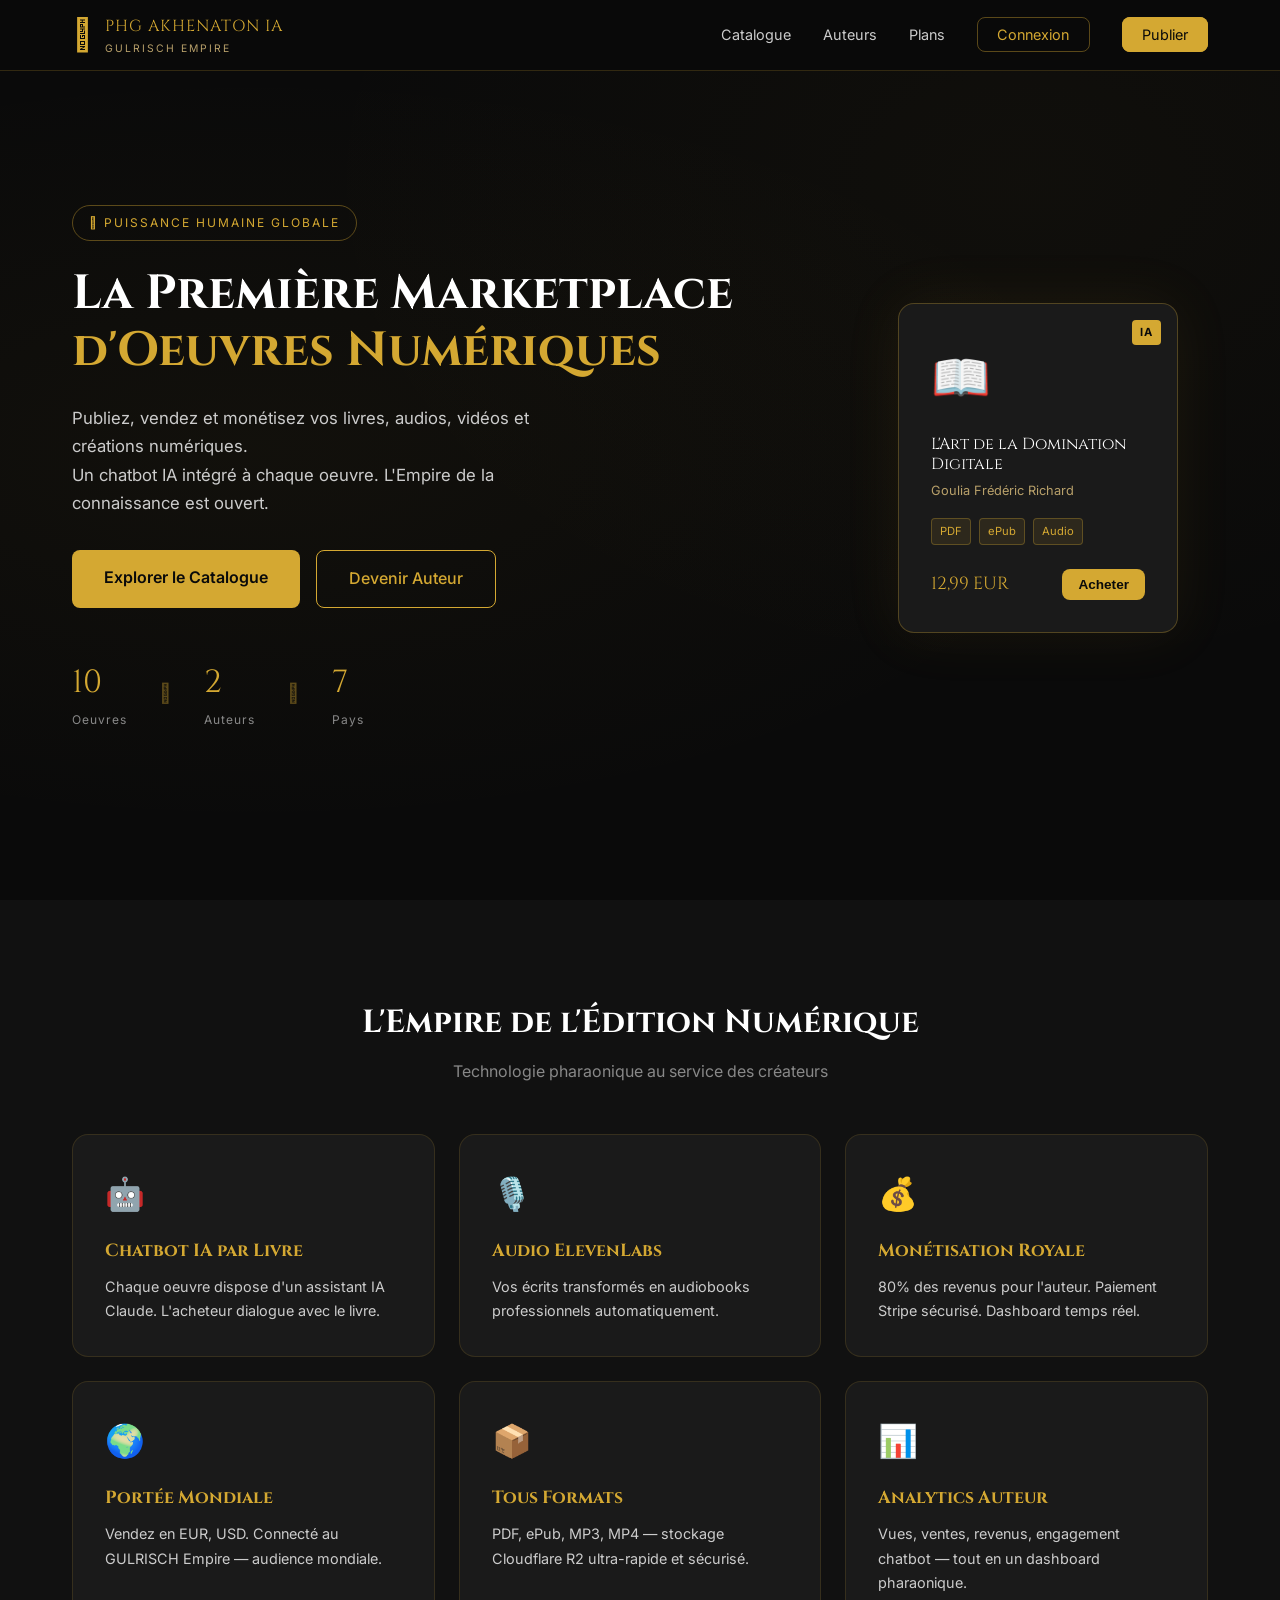
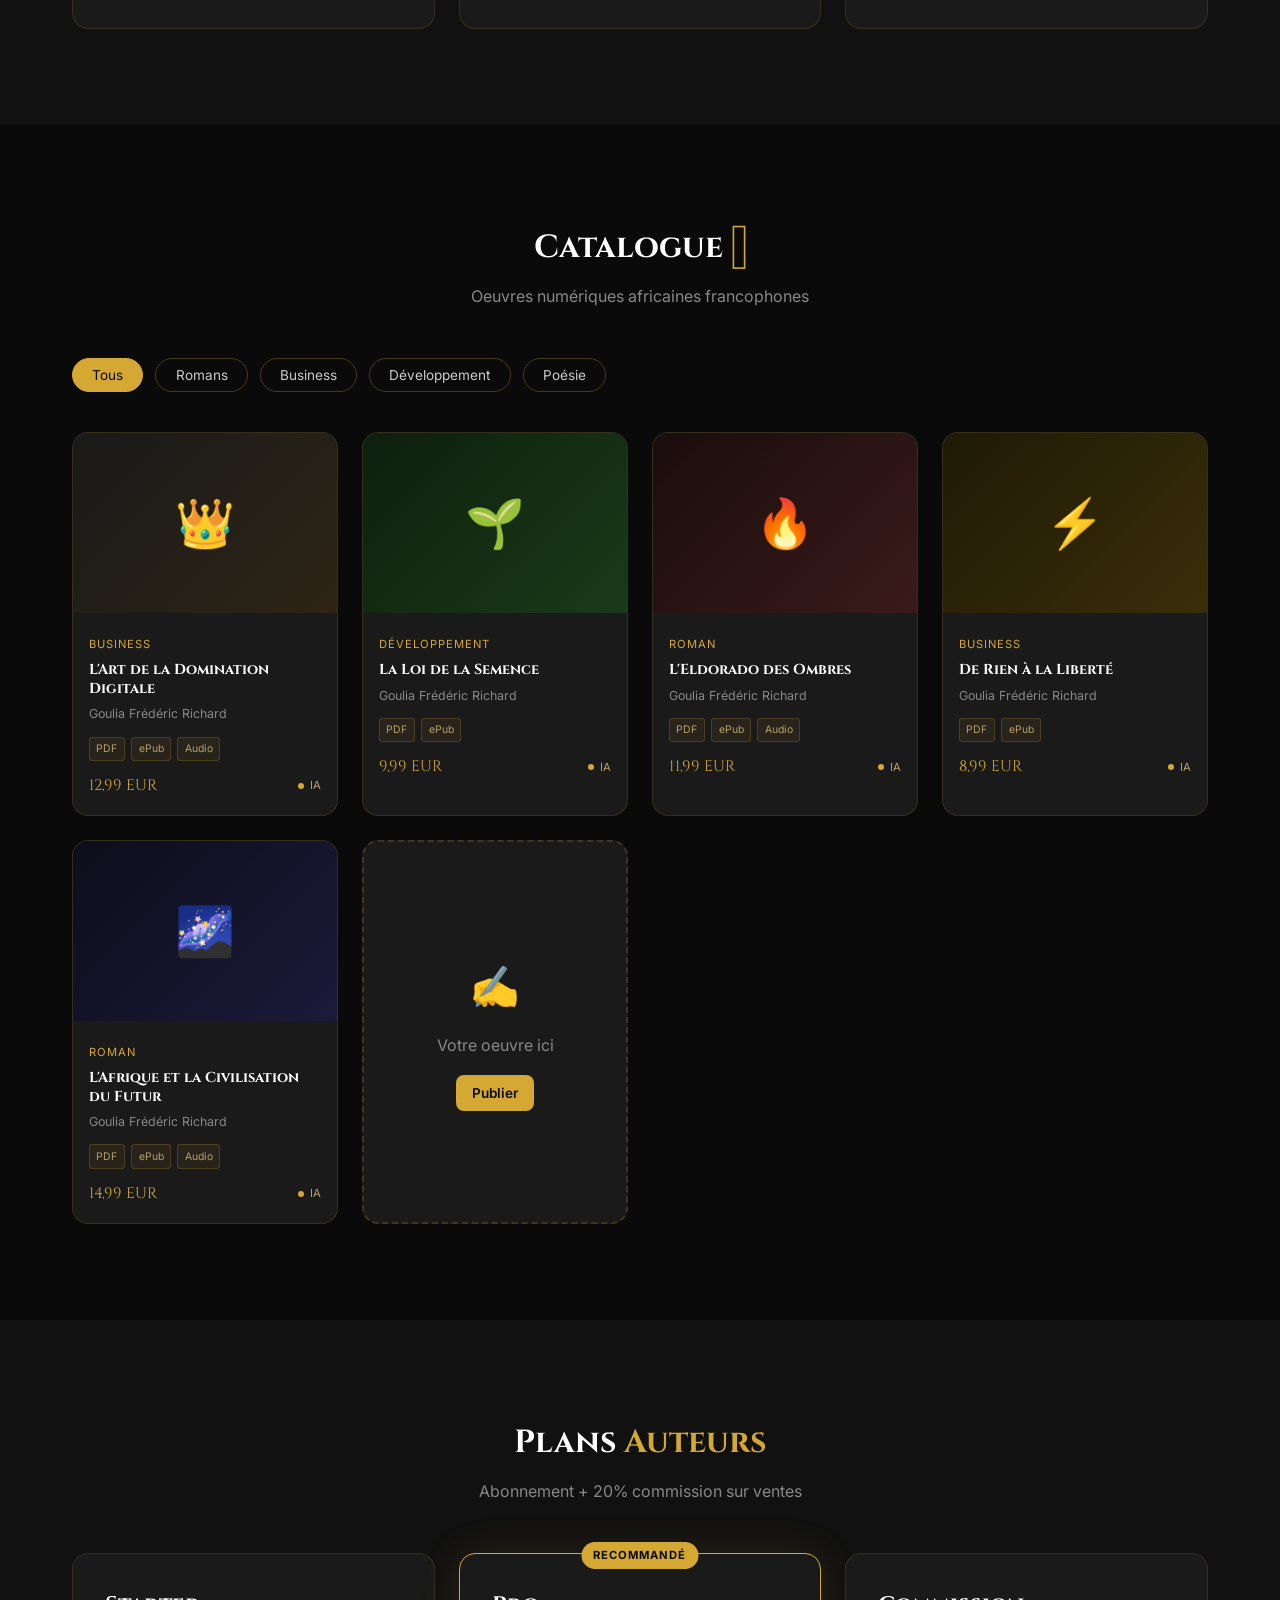
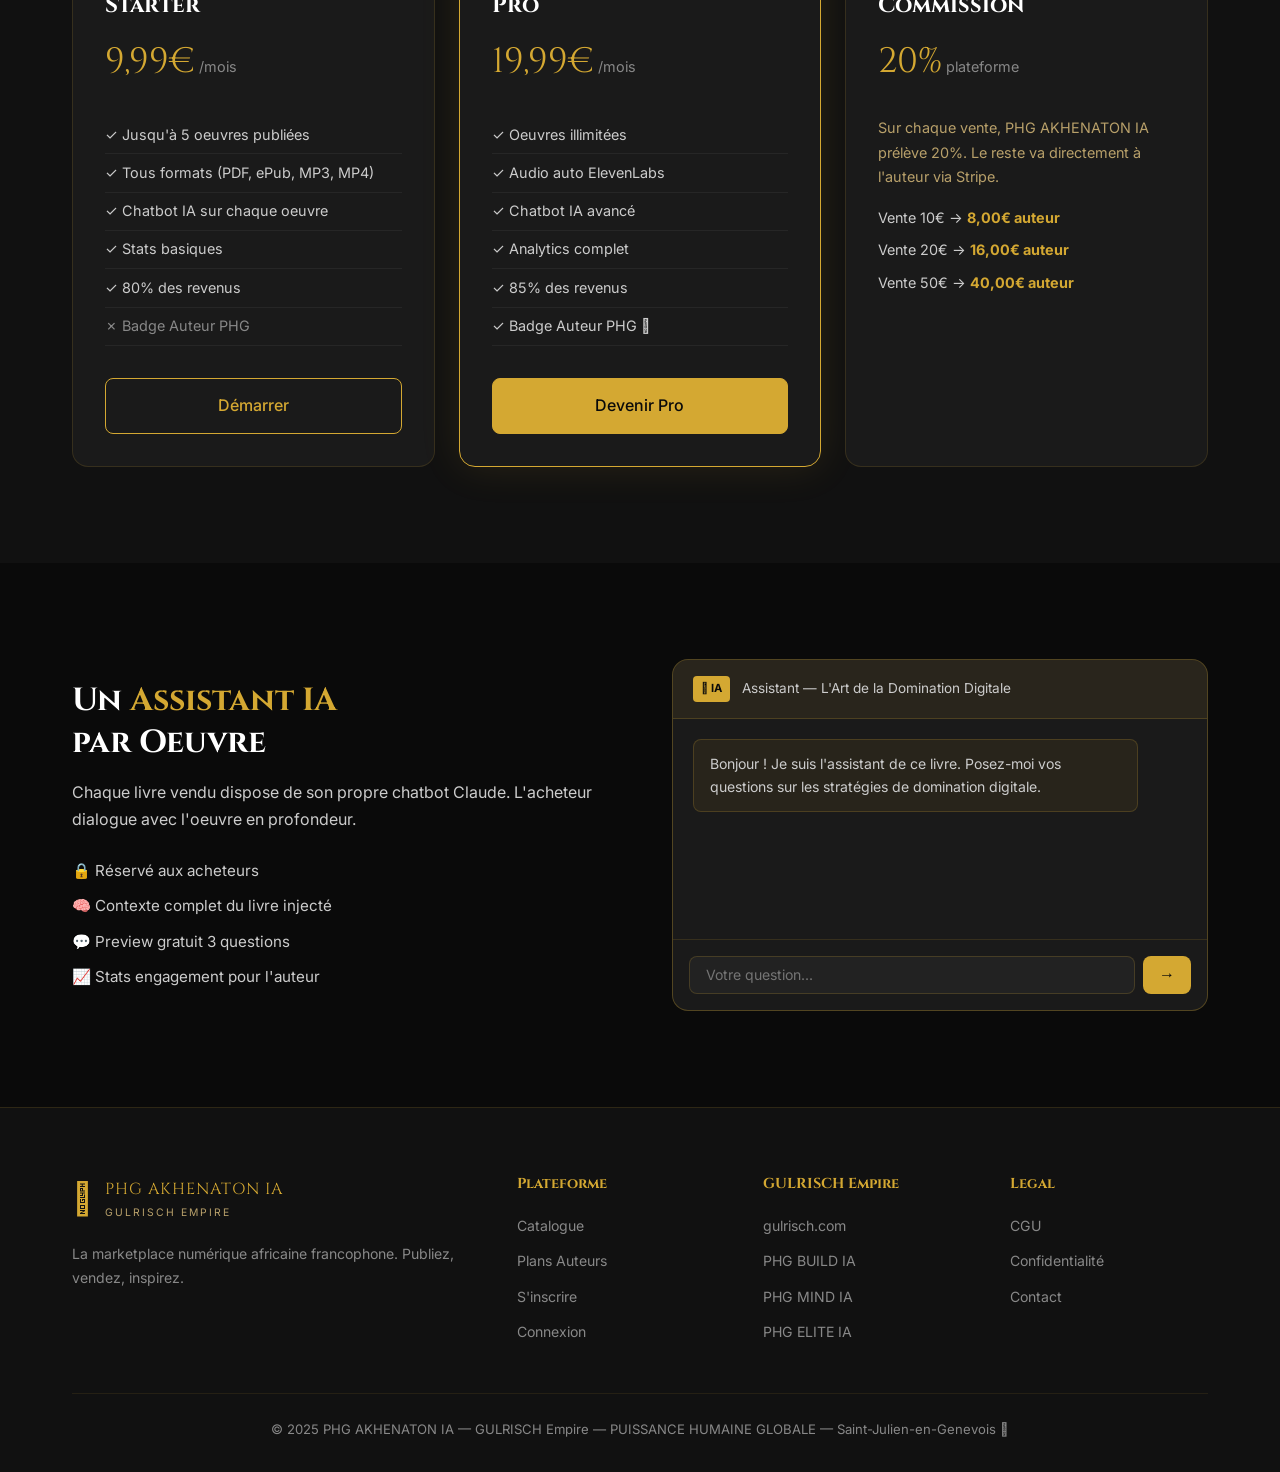
<file: index.html>
<!DOCTYPE html>
<html lang="fr">
<head>
<meta charset="UTF-8">
<meta name="viewport" content="width=device-width, initial-scale=1.0">
<title>PHG AKHENATON IA — Marketplace Numérique</title>
<link rel="stylesheet" href="css/style.css">
<link href="https://fonts.googleapis.com/css2?family=Cinzel:wght@400;700;900&family=Inter:wght@300;400;500;600&display=swap" rel="stylesheet">
</head>
<body>

<nav class="navbar">
  <div class="nav-container">
    <div class="logo">
      <span class="logo-eye">𓂀</span>
      <div class="logo-text">
        <span class="logo-title">PHG AKHENATON IA</span>
        <span class="logo-sub">GULRISCH EMPIRE</span>
      </div>
    </div>
    <ul class="nav-links">
      <li><a href="#catalogue">Catalogue</a></li>
      <li><a href="#auteurs">Auteurs</a></li>
      <li><a href="#plans">Plans</a></li>
      <li><a href="pages/login.html" class="btn-nav">Connexion</a></li>
      <li><a href="pages/register.html" class="btn-nav btn-or">Publier</a></li>
    </ul>
    <button class="nav-burger" onclick="toggleMenu()">&#9776;</button>
  </div>
</nav>

<section class="hero">
  <div class="hero-bg-pattern"></div>
  <div class="hero-content">
    <div class="hero-badge">𓂀 PUISSANCE HUMAINE GLOBALE</div>
    <h1 class="hero-title">
      La Première Marketplace<br>
      <span class="or">d'Oeuvres Numériques</span><br>
      
    </h1>
    <p class="hero-desc">
      Publiez, vendez et monétisez vos livres, audios, vidéos et créations numériques.<br>
      Un chatbot IA intégré à chaque oeuvre. L'Empire de la connaissance est ouvert.
    </p>
    <div class="hero-cta">
      <a href="#catalogue" class="btn-primary">Explorer le Catalogue</a>
      <a href="pages/register.html" class="btn-secondary">Devenir Auteur</a>
    </div>
    <div class="hero-stats">
      <div class="stat"><span class="stat-num" id="nb-oeuvres">0</span><span class="stat-label">Oeuvres</span></div>
      <div class="stat-divider">𓂀</div>
      <div class="stat"><span class="stat-num" id="nb-auteurs">0</span><span class="stat-label">Auteurs</span></div>
      <div class="stat-divider">𓂀</div>
      <div class="stat"><span class="stat-num" id="nb-pays">0</span><span class="stat-label">Pays</span></div>
    </div>
  </div>
  <div class="hero-visual">
    <div class="pharaoh-card">
      <div class="book-icon">📖</div>
      <div class="card-ia-badge">IA</div>
      <p class="card-title">L'Art de la Domination Digitale</p>
      <p class="card-auteur">Goulia Frédéric Richard</p>
      <div class="card-formats">
        <span>PDF</span><span>ePub</span><span>Audio</span>
      </div>
      <div class="card-bottom">
        <span class="card-prix">12,99 EUR</span>
        <button class="btn-acheter">Acheter</button>
      </div>
    </div>
  </div>
</section>

<section class="features">
  <div class="container">
    <div class="section-header">
      <h2>L'Empire de l'Édition Numérique</h2>
      <p>Technologie pharaonique au service des créateurs</p>
    </div>
    <div class="features-grid">
      <div class="feature-card">
        <div class="feature-icon">🤖</div>
        <h3>Chatbot IA par Livre</h3>
        <p>Chaque oeuvre dispose d'un assistant IA Claude. L'acheteur dialogue avec le livre.</p>
      </div>
      <div class="feature-card">
        <div class="feature-icon">🎙️</div>
        <h3>Audio ElevenLabs</h3>
        <p>Vos écrits transformés en audiobooks professionnels automatiquement.</p>
      </div>
      <div class="feature-card">
        <div class="feature-icon">💰</div>
        <h3>Monétisation Royale</h3>
        <p>80% des revenus pour l'auteur. Paiement Stripe sécurisé. Dashboard temps réel.</p>
      </div>
      <div class="feature-card">
        <div class="feature-icon">🌍</div>
        <h3>Portée Mondiale</h3>
        <p>Vendez en EUR, USD. Connecté au GULRISCH Empire — audience mondiale.</p>
      </div>
      <div class="feature-card">
        <div class="feature-icon">📦</div>
        <h3>Tous Formats</h3>
        <p>PDF, ePub, MP3, MP4 — stockage Cloudflare R2 ultra-rapide et sécurisé.</p>
      </div>
      <div class="feature-card">
        <div class="feature-icon">📊</div>
        <h3>Analytics Auteur</h3>
        <p>Vues, ventes, revenus, engagement chatbot — tout en un dashboard pharaonique.</p>
      </div>
    </div>
  </div>
</section>

<section class="catalogue" id="catalogue">
  <div class="container">
    <div class="section-header">
      <h2>Catalogue <span class="or">𓂀</span></h2>
      <p>Oeuvres numériques africaines francophones</p>
    </div>
    <div class="catalogue-filters">
      <button class="filter-btn active" onclick="filtrer('tous')">Tous</button>
      <button class="filter-btn" onclick="filtrer('roman')">Romans</button>
      <button class="filter-btn" onclick="filtrer('business')">Business</button>
      <button class="filter-btn" onclick="filtrer('developpement')">Développement</button>
      <button class="filter-btn" onclick="filtrer('poesie')">Poésie</button>
    </div>
    <div class="livres-grid" id="livres-grid">
      <div class="livre-card" data-cat="business">
        <div class="livre-cover cover-dark">
          <span class="livre-cover-icon">👑</span>
        </div>
        <div class="livre-info">
          <span class="livre-cat">Business</span>
          <h4>L'Art de la Domination Digitale</h4>
          <p class="livre-auteur">Goulia Frédéric Richard</p>
          <div class="livre-formats"><span>PDF</span><span>ePub</span><span>Audio</span></div>
          <div class="livre-footer">
            <span class="livre-prix">12,99 EUR</span>
            <div class="livre-ia"><span class="ia-dot"></span>IA</div>
          </div>
        </div>
      </div>
      <div class="livre-card" data-cat="developpement">
        <div class="livre-cover cover-green">
          <span class="livre-cover-icon">🌱</span>
        </div>
        <div class="livre-info">
          <span class="livre-cat">Développement</span>
          <h4>La Loi de la Semence</h4>
          <p class="livre-auteur">Goulia Frédéric Richard</p>
          <div class="livre-formats"><span>PDF</span><span>ePub</span></div>
          <div class="livre-footer">
            <span class="livre-prix">9,99 EUR</span>
            <div class="livre-ia"><span class="ia-dot"></span>IA</div>
          </div>
        </div>
      </div>
      <div class="livre-card" data-cat="roman">
        <div class="livre-cover cover-red">
          <span class="livre-cover-icon">🔥</span>
        </div>
        <div class="livre-info">
          <span class="livre-cat">Roman</span>
          <h4>L'Eldorado des Ombres</h4>
          <p class="livre-auteur">Goulia Frédéric Richard</p>
          <div class="livre-formats"><span>PDF</span><span>ePub</span><span>Audio</span></div>
          <div class="livre-footer">
            <span class="livre-prix">11,99 EUR</span>
            <div class="livre-ia"><span class="ia-dot"></span>IA</div>
          </div>
        </div>
      </div>
      <div class="livre-card" data-cat="business">
        <div class="livre-cover cover-gold">
          <span class="livre-cover-icon">⚡</span>
        </div>
        <div class="livre-info">
          <span class="livre-cat">Business</span>
          <h4>De Rien à la Liberté</h4>
          <p class="livre-auteur">Goulia Frédéric Richard</p>
          <div class="livre-formats"><span>PDF</span><span>ePub</span></div>
          <div class="livre-footer">
            <span class="livre-prix">8,99 EUR</span>
            <div class="livre-ia"><span class="ia-dot"></span>IA</div>
          </div>
        </div>
      </div>
      <div class="livre-card" data-cat="roman">
        <div class="livre-cover cover-purple">
          <span class="livre-cover-icon">🌌</span>
        </div>
        <div class="livre-info">
          <span class="livre-cat">Roman</span>
          <h4>L'Afrique et la Civilisation du Futur</h4>
          <p class="livre-auteur">Goulia Frédéric Richard</p>
          <div class="livre-formats"><span>PDF</span><span>ePub</span><span>Audio</span></div>
          <div class="livre-footer">
            <span class="livre-prix">14,99 EUR</span>
            <div class="livre-ia"><span class="ia-dot"></span>IA</div>
          </div>
        </div>
      </div>
      <div class="livre-card placeholder-card">
        <div class="placeholder-inner">
          <span class="placeholder-icon">✍️</span>
          <p>Votre oeuvre ici</p>
          <a href="pages/register.html" class="btn-small">Publier</a>
        </div>
      </div>
    </div>
  </div>
</section>

<section class="plans" id="plans">
  <div class="container">
    <div class="section-header">
      <h2>Plans <span class="or">Auteurs</span></h2>
      <p>Abonnement + 20% commission sur ventes</p>
    </div>
    <div class="plans-grid">
      <div class="plan-card">
        <div class="plan-header">
          <h3>Starter</h3>
          <div class="plan-prix"><span class="plan-montant">9,99€</span><span class="plan-periode">/mois</span></div>
        </div>
        <ul class="plan-features">
          <li>✓ Jusqu'à 5 oeuvres publiées</li>
          <li>✓ Tous formats (PDF, ePub, MP3, MP4)</li>
          <li>✓ Chatbot IA sur chaque oeuvre</li>
          <li>✓ Stats basiques</li>
          <li>✓ 80% des revenus</li>
          <li class="muted">✗ Badge Auteur PHG</li>
        </ul>
        <a href="pages/register.html" class="btn-plan">Démarrer</a>
      </div>
      <div class="plan-card plan-featured">
        <div class="plan-badge">RECOMMANDÉ</div>
        <div class="plan-header">
          <h3>Pro</h3>
          <div class="plan-prix"><span class="plan-montant">19,99€</span><span class="plan-periode">/mois</span></div>
        </div>
        <ul class="plan-features">
          <li>✓ Oeuvres illimitées</li>
          <li>✓ Audio auto ElevenLabs</li>
          <li>✓ Chatbot IA avancé</li>
          <li>✓ Analytics complet</li>
          <li>✓ 85% des revenus</li>
          <li>✓ Badge Auteur PHG 𓂀</li>
        </ul>
        <a href="pages/register.html" class="btn-plan btn-plan-or">Devenir Pro</a>
      </div>
      <div class="plan-card plan-commission">
        <div class="plan-header">
          <h3>Commission</h3>
          <div class="plan-prix"><span class="plan-montant">20%</span><span class="plan-periode"> plateforme</span></div>
        </div>
        <p class="commission-desc">Sur chaque vente, PHG AKHENATON IA prélève 20%. Le reste va directement à l'auteur via Stripe.</p>
        <div class="commission-ex">
          <div>Vente 10€ → <strong>8,00€ auteur</strong></div>
          <div>Vente 20€ → <strong>16,00€ auteur</strong></div>
          <div>Vente 50€ → <strong>40,00€ auteur</strong></div>
        </div>
      </div>
    </div>
  </div>
</section>

<section class="chatbot-demo">
  <div class="container">
    <div class="chatbot-split">
      <div class="chatbot-text">
        <h2>Un <span class="or">Assistant IA</span><br>par Oeuvre</h2>
        <p>Chaque livre vendu dispose de son propre chatbot Claude. L'acheteur dialogue avec l'oeuvre en profondeur.</p>
        <ul class="chatbot-avantages">
          <li>🔒 Réservé aux acheteurs</li>
          <li>🧠 Contexte complet du livre injecté</li>
          <li>💬 Preview gratuit 3 questions</li>
          <li>📈 Stats engagement pour l'auteur</li>
        </ul>
      </div>
      <div class="chatbot-ui">
        <div class="chat-header">
          <span class="chat-ia-badge">𓂀 IA</span>
          <span>Assistant — L'Art de la Domination Digitale</span>
        </div>
        <div class="chat-messages" id="chat-messages">
          <div class="msg msg-ia">Bonjour ! Je suis l'assistant de ce livre. Posez-moi vos questions sur les stratégies de domination digitale.</div>
        </div>
        <div class="chat-input-row">
          <input type="text" id="chat-input" placeholder="Votre question..." onkeydown="if(event.key==='Enter')sendDemo()">
          <button onclick="sendDemo()" class="btn-send">&#8594;</button>
        </div>
      </div>
    </div>
  </div>
</section>

<footer class="footer">
  <div class="container">
    <div class="footer-grid">
      <div class="footer-brand">
        <div class="logo">
          <span class="logo-eye">𓂀</span>
          <div class="logo-text">
            <span class="logo-title">PHG AKHENATON IA</span>
            <span class="logo-sub">GULRISCH EMPIRE</span>
          </div>
        </div>
        <p>La marketplace numérique africaine francophone. Publiez, vendez, inspirez.</p>
      </div>
      <div class="footer-col">
        <h4>Plateforme</h4>
        <ul>
          <li><a href="#catalogue">Catalogue</a></li>
          <li><a href="#plans">Plans Auteurs</a></li>
          <li><a href="pages/register.html">S'inscrire</a></li>
          <li><a href="pages/login.html">Connexion</a></li>
        </ul>
      </div>
      <div class="footer-col">
        <h4>GULRISCH Empire</h4>
        <ul>
          <li><a href="https://gulrisch.com" target="_blank">gulrisch.com</a></li>
          <li><a href="#">PHG BUILD IA</a></li>
          <li><a href="#">PHG MIND IA</a></li>
          <li><a href="#">PHG ELITE IA</a></li>
        </ul>
      </div>
      <div class="footer-col">
        <h4>Legal</h4>
        <ul>
          <li><a href="#">CGU</a></li>
          <li><a href="#">Confidentialité</a></li>
          <li><a href="#">Contact</a></li>
        </ul>
      </div>
    </div>
    <div class="footer-bottom">
      <p>© 2025 PHG AKHENATON IA — GULRISCH Empire — PUISSANCE HUMAINE GLOBALE — Saint-Julien-en-Genevois 𓂀</p>
    </div>
  </div>
</footer>

<script src="js/main.js"></script>
</body>
</html>
</file>
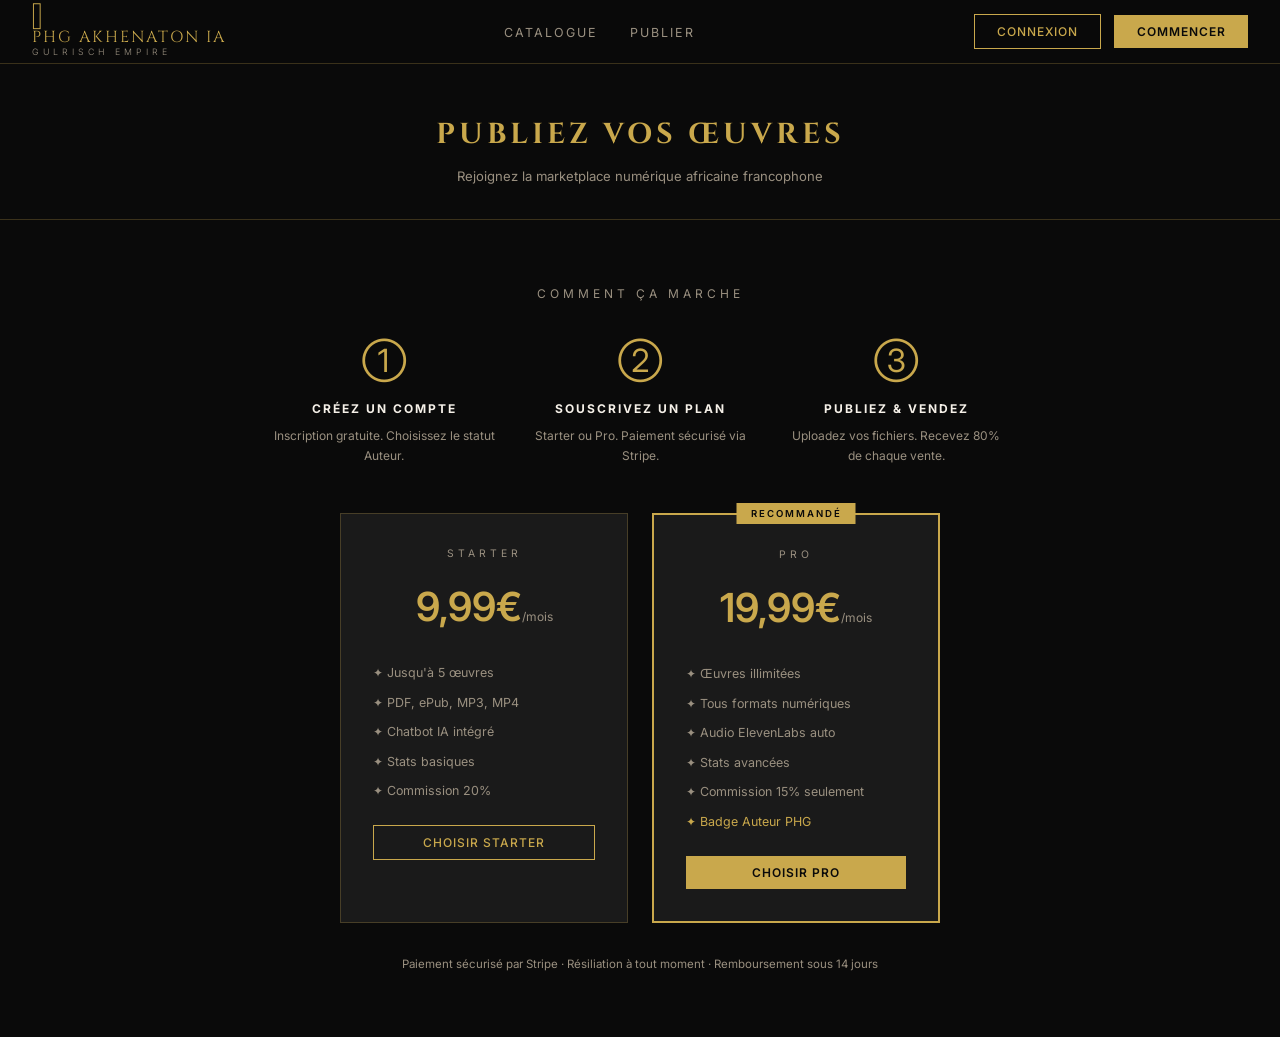
<file: pages/abonnement.html>
<!DOCTYPE html>
<html lang="fr">
<head>
  <meta charset="UTF-8">
  <meta name="viewport" content="width=device-width, initial-scale=1.0">
  <title>Publier — PHG AKHENATON IA</title>
  <link href="https://fonts.googleapis.com/css2?family=Cinzel:wght@400;700&family=Inter:wght@300;400;500;600&display=swap" rel="stylesheet">
  <link rel="stylesheet" href="../css/main.css">
</head>
<body>

<nav class="navbar">
  <a href="../index.html" class="logo">
    <span class="logo-symbol">𓂀</span> PHG AKHENATON IA
    <small>GULRISCH EMPIRE</small>
  </a>
  <ul class="nav-links">
    <li><a href="catalogue.html">Catalogue</a></li>
    <li><a href="abonnement.html">Publier</a></li>
  </ul>
  <div class="nav-actions" id="nav-actions">
    <button class="btn-outline" onclick="openModal('login')">Connexion</button>
    <button class="btn-gold" onclick="openModal('register')">Commencer</button>
  </div>
</nav>

<div class="page-header">
  <h1>PUBLIEZ VOS ŒUVRES</h1>
  <p>Rejoignez la marketplace numérique africaine francophone</p>
</div>

<section style="padding:4rem 2rem;max-width:800px;margin:0 auto">
  <div style="text-align:center;margin-bottom:3rem">
    <p style="font-size:0.75rem;color:var(--text-muted);letter-spacing:4px;margin-bottom:1rem">COMMENT ÇA MARCHE</p>
    <div style="display:grid;grid-template-columns:repeat(3,1fr);gap:2rem;margin-top:2rem">
      <div style="text-align:center">
        <div style="font-size:2rem;color:var(--gold);margin-bottom:0.8rem">①</div>
        <h3 style="font-size:0.75rem;letter-spacing:2px;margin-bottom:0.5rem">CRÉEZ UN COMPTE</h3>
        <p style="font-size:0.75rem;color:var(--text-muted)">Inscription gratuite. Choisissez le statut Auteur.</p>
      </div>
      <div style="text-align:center">
        <div style="font-size:2rem;color:var(--gold);margin-bottom:0.8rem">②</div>
        <h3 style="font-size:0.75rem;letter-spacing:2px;margin-bottom:0.5rem">SOUSCRIVEZ UN PLAN</h3>
        <p style="font-size:0.75rem;color:var(--text-muted)">Starter ou Pro. Paiement sécurisé via Stripe.</p>
      </div>
      <div style="text-align:center">
        <div style="font-size:2rem;color:var(--gold);margin-bottom:0.8rem">③</div>
        <h3 style="font-size:0.75rem;letter-spacing:2px;margin-bottom:0.5rem">PUBLIEZ & VENDEZ</h3>
        <p style="font-size:0.75rem;color:var(--text-muted)">Uploadez vos fichiers. Recevez 80% de chaque vente.</p>
      </div>
    </div>
  </div>

  <div style="display:grid;grid-template-columns:1fr 1fr;gap:1.5rem;max-width:600px;margin:0 auto">
    <div style="background:var(--dark2);border:0.5px solid var(--border-gold);padding:2rem;text-align:center">
      <p style="font-size:0.65rem;color:var(--text-muted);letter-spacing:4px;margin-bottom:0.8rem">STARTER</p>
      <p style="font-size:2.5rem;font-weight:600;color:var(--gold)">9,99€<span style="font-size:0.75rem;color:var(--text-muted);font-weight:400">/mois</span></p>
      <ul style="list-style:none;margin:1.5rem 0;text-align:left;display:flex;flex-direction:column;gap:0.6rem">
        <li style="font-size:0.78rem;color:var(--text-muted)">✦ Jusqu'à 5 œuvres</li>
        <li style="font-size:0.78rem;color:var(--text-muted)">✦ PDF, ePub, MP3, MP4</li>
        <li style="font-size:0.78rem;color:var(--text-muted)">✦ Chatbot IA intégré</li>
        <li style="font-size:0.78rem;color:var(--text-muted)">✦ Stats basiques</li>
        <li style="font-size:0.78rem;color:var(--text-muted)">✦ Commission 20%</li>
      </ul>
      <button class="btn-outline" style="width:100%" onclick="subscribe('starter')">CHOISIR STARTER</button>
    </div>

    <div style="background:var(--dark2);border:2px solid var(--gold);padding:2rem;text-align:center;position:relative">
      <span style="position:absolute;top:-12px;left:50%;transform:translateX(-50%);background:var(--gold);color:var(--black);font-size:0.6rem;padding:3px 14px;letter-spacing:2px;font-weight:600;white-space:nowrap">RECOMMANDÉ</span>
      <p style="font-size:0.65rem;color:var(--text-muted);letter-spacing:4px;margin-bottom:0.8rem">PRO</p>
      <p style="font-size:2.5rem;font-weight:600;color:var(--gold)">19,99€<span style="font-size:0.75rem;color:var(--text-muted);font-weight:400">/mois</span></p>
      <ul style="list-style:none;margin:1.5rem 0;text-align:left;display:flex;flex-direction:column;gap:0.6rem">
        <li style="font-size:0.78rem;color:var(--text-muted)">✦ Œuvres illimitées</li>
        <li style="font-size:0.78rem;color:var(--text-muted)">✦ Tous formats numériques</li>
        <li style="font-size:0.78rem;color:var(--text-muted)">✦ Audio ElevenLabs auto</li>
        <li style="font-size:0.78rem;color:var(--text-muted)">✦ Stats avancées</li>
        <li style="font-size:0.78rem;color:var(--text-muted)">✦ Commission 15% seulement</li>
        <li style="font-size:0.78rem;color:var(--gold)">✦ Badge Auteur PHG</li>
      </ul>
      <button class="btn-gold" style="width:100%" onclick="subscribe('pro')">CHOISIR PRO</button>
    </div>
  </div>

  <p style="text-align:center;font-size:0.72rem;color:var(--text-muted);margin-top:2rem">
    Paiement sécurisé par Stripe · Résiliation à tout moment · Remboursement sous 14 jours
  </p>
</section>

<div class="modal-overlay" id="modal-overlay" onclick="closeModal()">
  <div class="modal" onclick="event.stopPropagation()">
    <button class="modal-close" onclick="closeModal()">✕</button>
    <div id="modal-content"></div>
  </div>
</div>

<script src="../js/config.js"></script>
<script src="../js/api.js"></script>
<script src="../js/auth.js"></script>
<script>
  document.addEventListener('DOMContentLoaded', updateNavbar);

  async function subscribe(plan) {
    if (!AUTH.isLoggedIn()) { openModal('register'); return; }
    try {
      const data = await API.post(`/commissions/souscrire/${plan}`, {});
      if (data.client_secret) {
        alert('Paiement initié. Intégrez Stripe.js pour finaliser.');
      }
    } catch (e) {
      alert(e.detail || 'Erreur lors de la souscription');
    }
  }
</script>
</body>
</html>
</file>
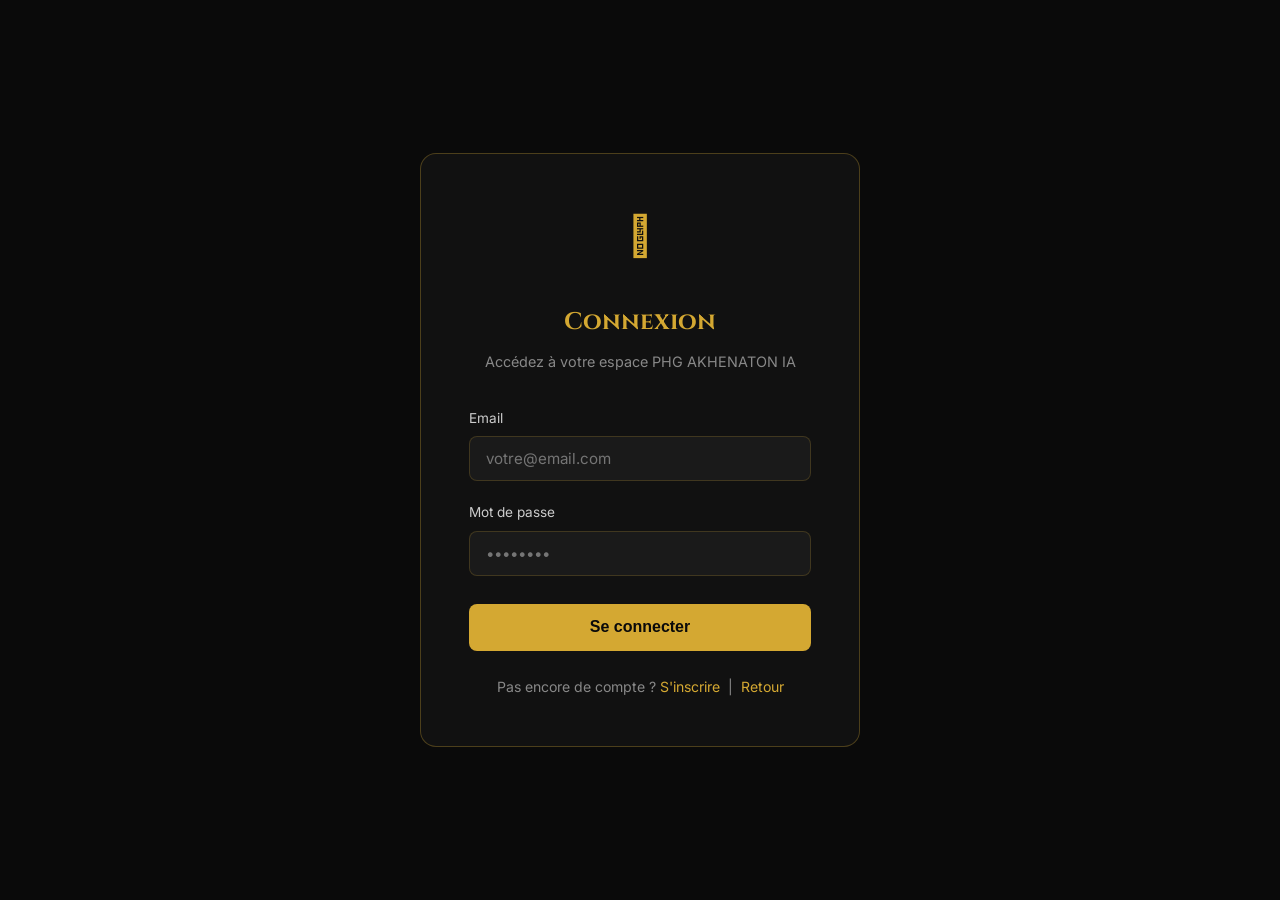
<file: pages/dashboard-auteur.html>
<!DOCTYPE html>
<html lang="fr">
<head>
<meta charset="UTF-8">
<meta name="viewport" content="width=device-width, initial-scale=1.0">
<title>Dashboard Auteur — PHG AKHENATON IA</title>
<link rel="stylesheet" href="../css/style.css">
<link href="https://fonts.googleapis.com/css2?family=Cinzel:wght@400;700;900&family=Inter:wght@300;400;500;600&display=swap" rel="stylesheet">
<style>
.dashboard { padding-top: 90px; min-height: 100vh; background: #0a0a0a; }
.dash-header { background: #111; border-bottom: 1px solid rgba(212,168,50,0.15); padding: 1.5rem 2rem; display: flex; align-items: center; justify-content: space-between; }
.dash-header h1 { font-family: 'Cinzel', serif; color: #d4a832; font-size: 1.3rem; }
.dash-body { max-width: 1200px; margin: 0 auto; padding: 2rem; }
.stats-grid { display: grid; grid-template-columns: repeat(auto-fit, minmax(200px, 1fr)); gap: 1.25rem; margin-bottom: 3rem; }
.stat-card { background: #111; border: 1px solid rgba(212,168,50,0.15); border-radius: 12px; padding: 1.5rem; }
.stat-card .stat-label { font-size: 0.78rem; color: #888; letter-spacing: 1px; text-transform: uppercase; margin-bottom: 0.5rem; }
.stat-card .stat-value { font-family: 'Cinzel', serif; font-size: 2rem; color: #d4a832; }
.stat-card .stat-sub { font-size: 0.78rem; color: #666; margin-top: 0.25rem; }
.section-title { font-family: 'Cinzel', serif; color: #d4a832; font-size: 1.1rem; margin-bottom: 1.25rem; padding-bottom: 0.5rem; border-bottom: 1px solid rgba(212,168,50,0.15); }
.oeuvres-table { width: 100%; border-collapse: collapse; margin-bottom: 3rem; }
.oeuvres-table th { text-align: left; font-size: 0.78rem; color: #888; letter-spacing: 1px; padding: 0.75rem; border-bottom: 1px solid rgba(212,168,50,0.15); }
.oeuvres-table td { padding: 1rem 0.75rem; border-bottom: 1px solid rgba(255,255,255,0.05); font-size: 0.9rem; color: #ccc; }
.oeuvres-table tr:hover td { background: rgba(212,168,50,0.03); }
.badge-ia { background: rgba(212,168,50,0.1); color: #d4a832; border: 1px solid rgba(212,168,50,0.3); border-radius: 4px; font-size: 0.7rem; padding: 0.15rem 0.4rem; }
.upload-zone { background: #111; border: 2px dashed rgba(212,168,50,0.25); border-radius: 16px; padding: 3rem; text-align: center; margin-bottom: 3rem; cursor: pointer; transition: border-color 0.3s; }
.upload-zone:hover { border-color: #d4a832; }
.upload-icon { font-size: 3rem; margin-bottom: 1rem; }
.upload-zone h3 { font-family: 'Cinzel', serif; color: #d4a832; margin-bottom: 0.5rem; }
.upload-zone p { color: #888; font-size: 0.9rem; margin-bottom: 1.5rem; }
.btn-upload { background: #d4a832; color: #0a0a0a; border: none; border-radius: 8px; padding: 0.75rem 2rem; font-weight: 600; cursor: pointer; font-size: 0.95rem; }
.logout { background: transparent; border: 1px solid rgba(212,168,50,0.3); color: #d4a832; border-radius: 8px; padding: 0.5rem 1rem; cursor: pointer; font-size: 0.85rem; transition: all 0.3s; }
.logout:hover { background: rgba(212,168,50,0.1); }
</style>
</head>
<body>
<nav class="navbar">
  <div class="nav-container">
    <div class="logo">
      <span class="logo-eye">𓂀</span>
      <div class="logo-text">
        <span class="logo-title">PHG AKHENATON IA</span>
        <span class="logo-sub">DASHBOARD AUTEUR</span>
      </div>
    </div>
    <button class="logout" onclick="logout()">Déconnexion</button>
  </div>
</nav>

<div class="dashboard">
  <div class="dash-header">
    <h1 id="dash-welcome">Tableau de bord</h1>
    <span id="dash-plan" style="color:#d4a832; font-size:0.85rem;"></span>
  </div>
  <div class="dash-body">
    <div class="stats-grid">
      <div class="stat-card">
        <div class="stat-label">Oeuvres publiées</div>
        <div class="stat-value" id="s-oeuvres">—</div>
      </div>
      <div class="stat-card">
        <div class="stat-label">Ventes totales</div>
        <div class="stat-value" id="s-ventes">—</div>
      </div>
      <div class="stat-card">
        <div class="stat-label">Revenus</div>
        <div class="stat-value" id="s-revenus">—</div>
        <div class="stat-sub">après commission 20%</div>
      </div>
      <div class="stat-card">
        <div class="stat-label">Vues totales</div>
        <div class="stat-value" id="s-vues">—</div>
      </div>
    </div>

    <div class="section-title">Mes Oeuvres</div>
    <table class="oeuvres-table">
      <thead>
        <tr>
          <th>TITRE</th><th>CATEGORIE</th><th>PRIX</th><th>VENTES</th><th>VUES</th><th>IA</th>
        </tr>
      </thead>
      <tbody id="oeuvres-tbody">
        <tr><td colspan="6" style="text-align:center;color:#888;padding:2rem;">Chargement...</td></tr>
      </tbody>
    </table>

    <div class="section-title">Publier une Nouvelle Oeuvre</div>
    <div class="upload-zone" onclick="document.getElementById('upload-form').scrollIntoView()">
      <div class="upload-icon">📤</div>
      <h3>Déposer votre oeuvre</h3>
      <p>PDF, ePub, MP3, MP4 — stockage Cloudflare R2 sécurisé</p>
      <button class="btn-upload">Commencer la publication</button>
    </div>

    <div class="section-title">Publier</div>
    <div id="upload-form" style="background:#111;border:1px solid rgba(212,168,50,0.2);border-radius:16px;padding:2rem;">
      <div style="display:grid;grid-template-columns:1fr 1fr;gap:1rem;margin-bottom:1rem;">
        <div>
          <label style="font-size:0.85rem;color:#ccc;display:block;margin-bottom:0.4rem;">Titre</label>
          <input type="text" id="f-titre" placeholder="Titre de l'oeuvre" style="width:100%;background:#1a1a1a;border:1px solid rgba(212,168,50,0.2);border-radius:8px;padding:0.7rem 1rem;color:#fff;font-size:0.9rem;outline:none;">
        </div>
        <div>
          <label style="font-size:0.85rem;color:#ccc;display:block;margin-bottom:0.4rem;">Prix (EUR)</label>
          <input type="number" id="f-prix" placeholder="9.99" step="0.01" style="width:100%;background:#1a1a1a;border:1px solid rgba(212,168,50,0.2);border-radius:8px;padding:0.7rem 1rem;color:#fff;font-size:0.9rem;outline:none;">
        </div>
      </div>
      <div style="margin-bottom:1rem;">
        <label style="font-size:0.85rem;color:#ccc;display:block;margin-bottom:0.4rem;">Description</label>
        <textarea id="f-desc" rows="3" placeholder="Description de l'oeuvre..." style="width:100%;background:#1a1a1a;border:1px solid rgba(212,168,50,0.2);border-radius:8px;padding:0.7rem 1rem;color:#fff;font-size:0.9rem;outline:none;resize:vertical;font-family:Inter,sans-serif;"></textarea>
      </div>
      <p style="color:#888;font-size:0.85rem;margin-bottom:1rem;">Upload des fichiers via l'API — connectez-vous et utilisez POST /oeuvres/ avec vos fichiers.</p>
      <button class="btn-upload" onclick="publier()">Publier l'oeuvre</button>
    </div>
  </div>
</div>

<script>
const API_URL = 'https://phg-akhenaton-ia.up.railway.app';
const token = localStorage.getItem('token');
const user = JSON.parse(localStorage.getItem('user') || '{}');

if (!token) window.location = 'login.html';

document.getElementById('dash-welcome').textContent = 'Bienvenue, ' + (user.nom || 'Auteur');

async function chargerDashboard() {
  try {
    const res = await fetch(API_URL + '/commissions/dashboard', {
      headers: { 'Authorization': 'Bearer ' + token }
    });
    if (!res.ok) return;
    const data = await res.json();
    document.getElementById('s-oeuvres').textContent = data.oeuvres;
    document.getElementById('s-ventes').textContent = data.total_ventes;
    document.getElementById('s-revenus').textContent = data.revenus_total.toFixed(2) + ' EUR';
    document.getElementById('s-vues').textContent = data.total_vues;
    const tbody = document.getElementById('oeuvres-tbody');
    if (data.catalogue.length === 0) {
      tbody.innerHTML = '<tr><td colspan="6" style="text-align:center;color:#888;padding:2rem;">Aucune oeuvre publiée</td></tr>';
    } else {
      tbody.innerHTML = data.catalogue.map(function(o) {
        return '<tr><td>' + o.titre + '</td><td>—</td><td>' + o.prix + ' EUR</td><td>' + o.ventes + '</td><td>' + o.vues + '</td><td><span class="badge-ia">IA</span></td></tr>';
      }).join('');
    }
  } catch(e) {
    document.getElementById('oeuvres-tbody').innerHTML = '<tr><td colspan="6" style="text-align:center;color:#888;">API non disponible</td></tr>';
  }
}

async function publier() {
  alert('Publication : utilisez POST /oeuvres/ via Postman ou intégration directe. Fonctionnalité UI en cours.');
}

function logout() {
  localStorage.clear();
  window.location = '../index.html';
}

chargerDashboard();
</script>
</body>
</html>
</file>
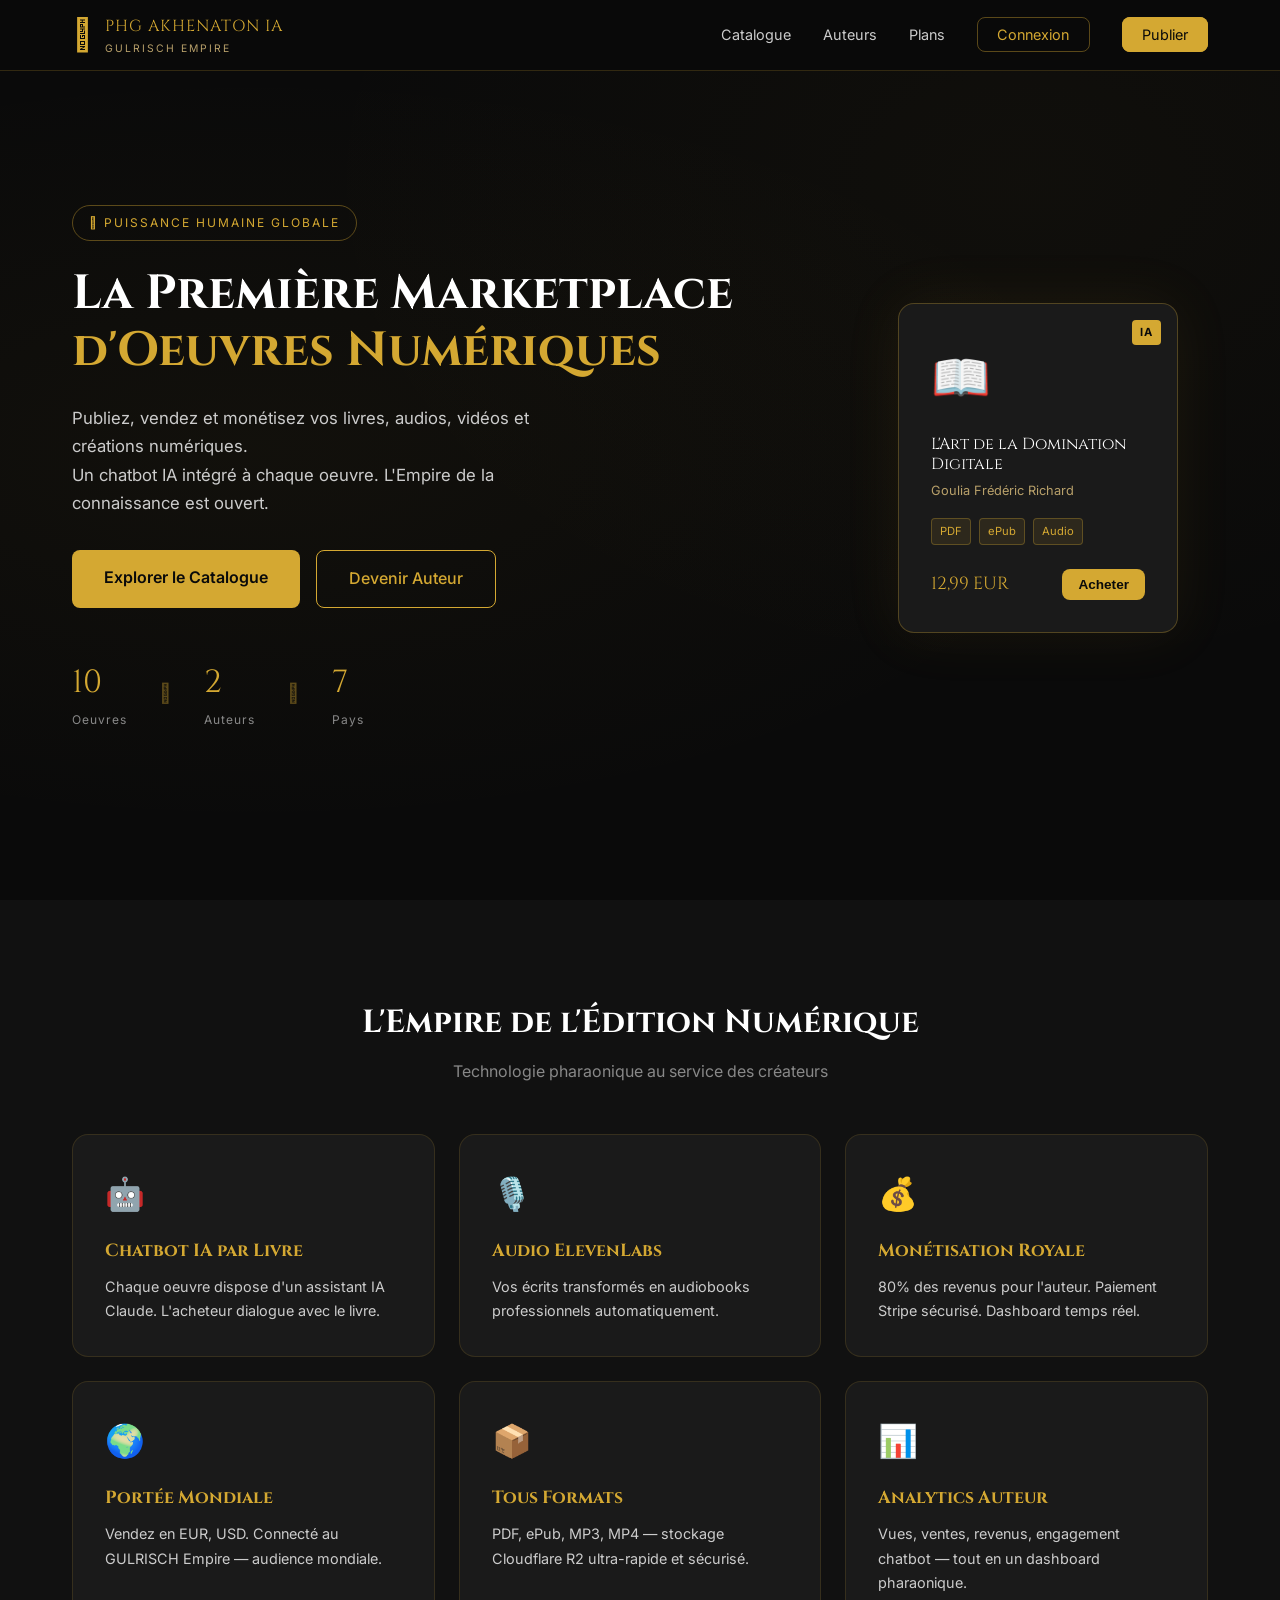
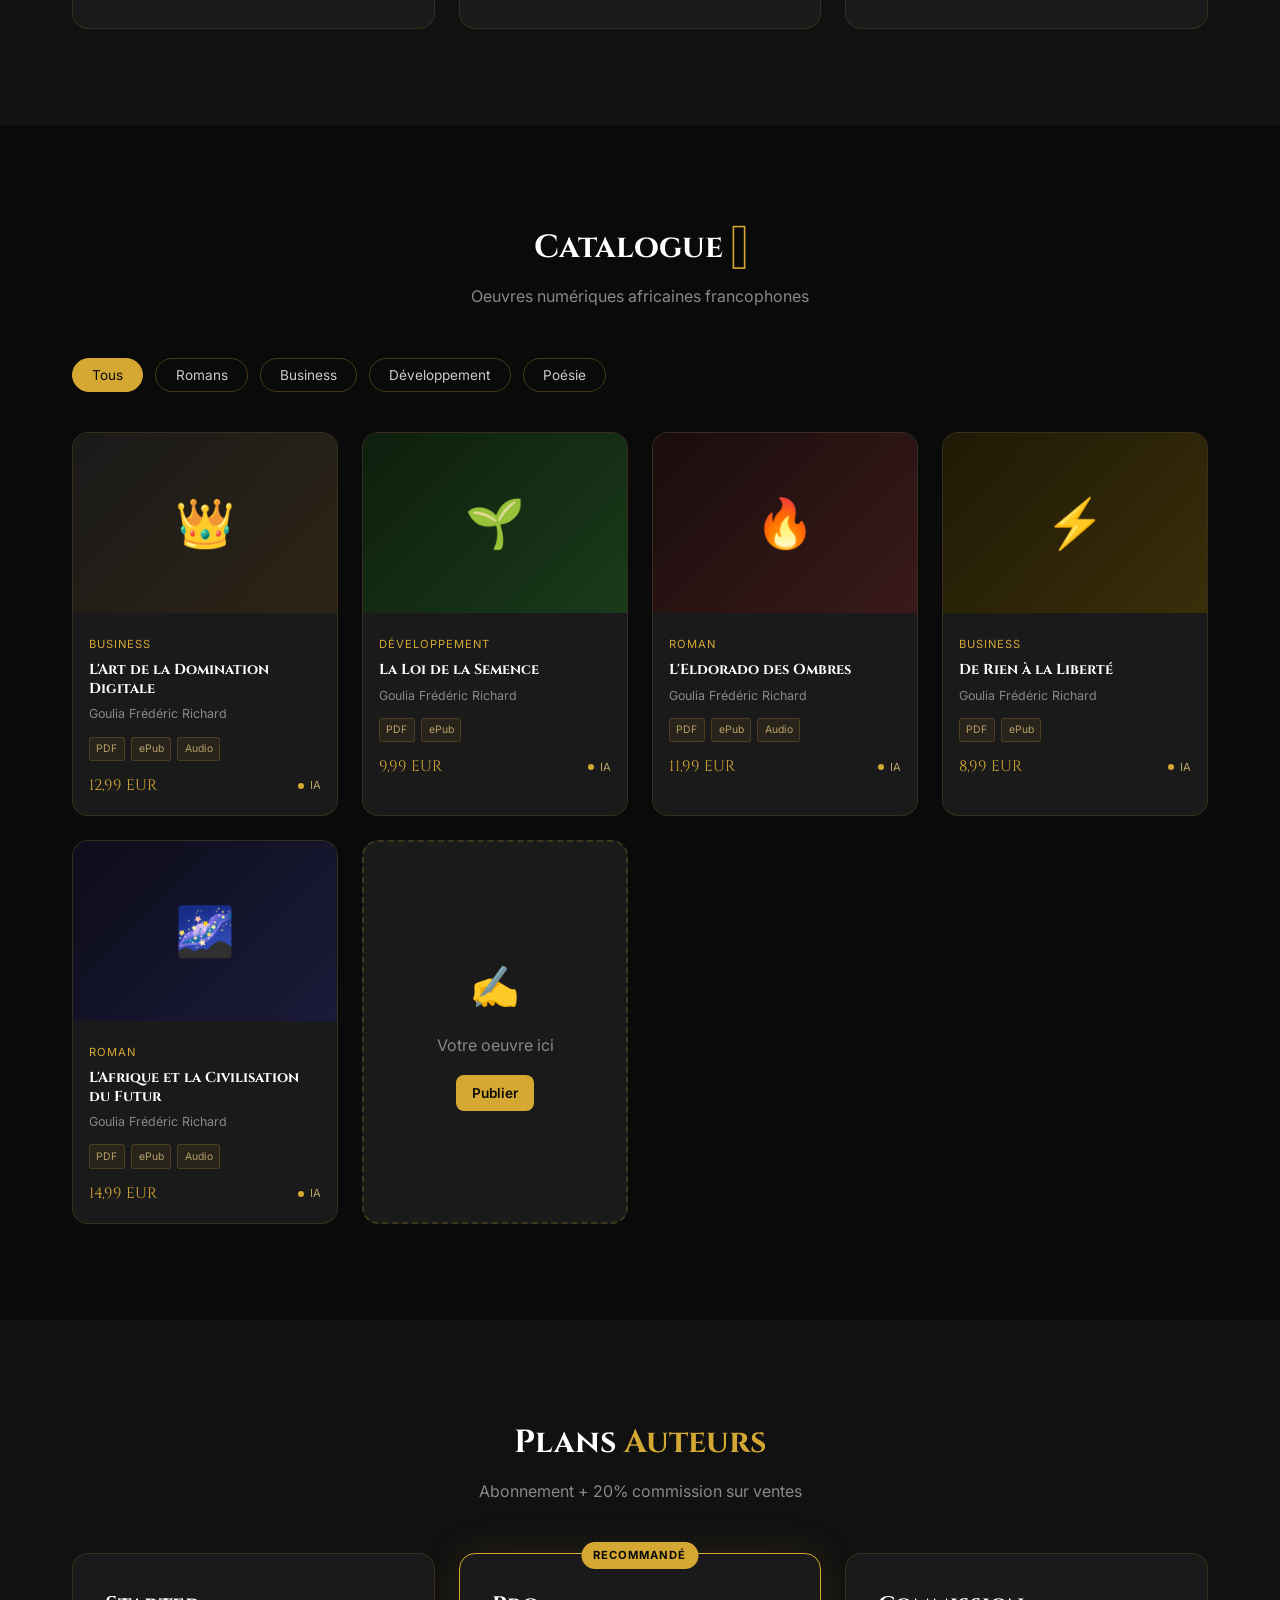
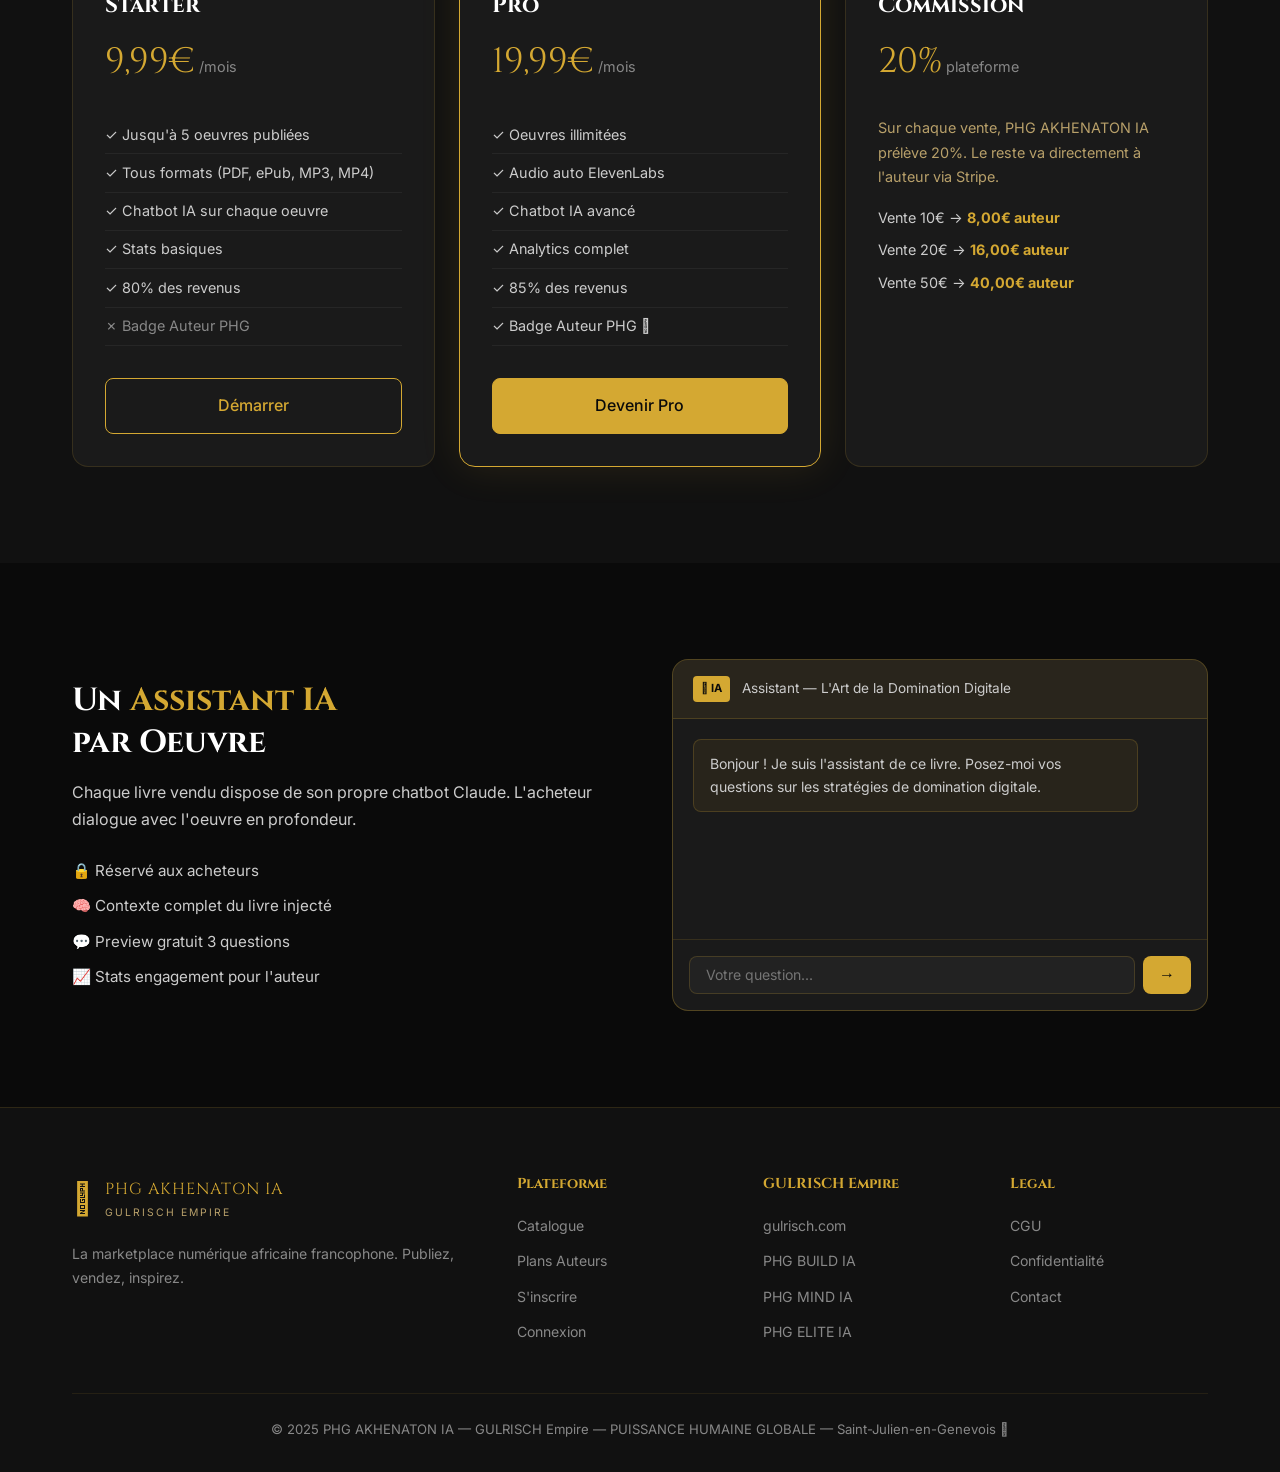
<file: pages/dashboard.html>
<!DOCTYPE html>
<html lang="fr">
<head>
  <meta charset="UTF-8">
  <meta name="viewport" content="width=device-width, initial-scale=1.0">
  <title>Dashboard Auteur — PHG AKHENATON IA</title>
  <link href="https://fonts.googleapis.com/css2?family=Cinzel:wght@400;700&family=Inter:wght@300;400;500;600&display=swap" rel="stylesheet">
  <link rel="stylesheet" href="../css/main.css">
</head>
<body>

<nav class="navbar">
  <a href="../index.html" class="logo">
    <span class="logo-symbol">𓂀</span> PHG AKHENATON IA
    <small>GULRISCH EMPIRE</small>
  </a>
  <ul class="nav-links">
    <li><a href="catalogue.html">Catalogue</a></li>
    <li><a href="dashboard.html">Dashboard</a></li>
  </ul>
  <div class="nav-actions" id="nav-actions"></div>
</nav>

<div class="dashboard">
  <aside class="sidebar">
    <a href="#overview" class="sidebar-link active">◆ Vue d'ensemble</a>
    <a href="#mes-oeuvres" class="sidebar-link">◈ Mes œuvres</a>
    <a href="#publier" class="sidebar-link">⟁ Publier</a>
    <a href="#revenus" class="sidebar-link">✦ Revenus</a>
    <a href="#abonnement" class="sidebar-link">◇ Abonnement</a>
  </aside>

  <div class="dashboard-content">
    <div id="overview">
      <h2 style="font-family:'Cinzel',serif;color:var(--gold);letter-spacing:3px;margin-bottom:1.5rem;font-size:1.1rem">TABLEAU DE BORD</h2>
      <div class="stats-grid" id="stats-grid">
        <div class="stat-card"><label>ŒUVRES</label><div class="value" id="s-oeuvres">—</div></div>
        <div class="stat-card"><label>VENTES TOTALES</label><div class="value" id="s-ventes">—</div></div>
        <div class="stat-card"><label>VUES</label><div class="value" id="s-vues">—</div></div>
        <div class="stat-card"><label>REVENUS (€)</label><div class="value" id="s-revenus">—</div></div>
      </div>
    </div>

    <div id="mes-oeuvres" style="margin-top:2rem">
      <div style="display:flex;justify-content:space-between;align-items:center;margin-bottom:1rem">
        <h3 style="font-size:0.72rem;color:var(--text-muted);letter-spacing:3px">MES ŒUVRES</h3>
        <button class="btn-gold" style="font-size:0.72rem;padding:0.4rem 1rem" onclick="showPublishForm()">+ PUBLIER UNE ŒUVRE</button>
      </div>
      <div id="oeuvres-list" class="books-grid"></div>
    </div>

    <div id="publish-form" style="display:none;margin-top:2rem">
      <h3 style="font-family:'Cinzel',serif;color:var(--gold);letter-spacing:2px;margin-bottom:1.5rem;font-size:1rem">PUBLIER UNE ŒUVRE</h3>
      <form id="pub-form" onsubmit="publishOeuvre(event)" style="display:grid;gap:1rem;max-width:600px">
        <div class="form-group"><label>Titre *</label><input type="text" id="pub-titre" required placeholder="Titre de votre œuvre"></div>
        <div class="form-group"><label>Description</label><textarea id="pub-desc" style="width:100%;background:var(--dark3);border:0.5px solid var(--border-gold);color:var(--text);padding:0.7rem;font-family:Inter,sans-serif;font-size:0.85rem;resize:vertical;min-height:100px;outline:none" placeholder="Décrivez votre œuvre..."></textarea></div>
        <div style="display:grid;grid-template-columns:1fr 1fr;gap:1rem">
          <div class="form-group">
            <label>Catégorie</label>
            <select id="pub-cat" style="width:100%;background:var(--dark3);border:0.5px solid var(--border-gold);color:var(--text);padding:0.7rem;font-family:Inter,sans-serif;outline:none">
              <option value="roman">Roman</option>
              <option value="business">Business</option>
              <option value="developpement">Développement personnel</option>
              <option value="poesie">Poésie</option>
              <option value="spirituel">Spirituel</option>
              <option value="autre">Autre</option>
            </select>
          </div>
          <div class="form-group"><label>Prix (€) *</label><input type="number" id="pub-prix" step="0.01" min="0.99" required placeholder="9.99"></div>
        </div>
        <div class="form-group"><label>Fichier PDF</label><input type="file" id="pub-pdf" accept=".pdf" style="color:var(--text-muted);font-size:0.8rem"></div>
        <div class="form-group"><label>Fichier ePub</label><input type="file" id="pub-epub" accept=".epub" style="color:var(--text-muted);font-size:0.8rem"></div>
        <div class="form-group"><label>Image de couverture</label><input type="file" id="pub-cover" accept="image/*" style="color:var(--text-muted);font-size:0.8rem"></div>
        <div id="pub-err" class="error-msg"></div>
        <div style="display:flex;gap:1rem">
          <button type="submit" class="btn-gold" style="padding:0.7rem 2rem">PUBLIER</button>
          <button type="button" class="btn-outline" onclick="document.getElementById('publish-form').style.display='none'">Annuler</button>
        </div>
      </form>
    </div>
  </div>
</div>

<script src="../js/config.js"></script>
<script src="../js/api.js"></script>
<script src="../js/auth.js"></script>
<script src="../js/main.js"></script>
<script>
  document.addEventListener('DOMContentLoaded', async () => {
    if (!AUTH.isLoggedIn()) { window.location.href = '../index.html'; return; }
    updateNavbar();
    await loadDashboard();
  });

  async function loadDashboard() {
    try {
      const data = await API.get('/commissions/dashboard');
      document.getElementById('s-oeuvres').textContent = data.oeuvres;
      document.getElementById('s-ventes').textContent = data.total_ventes;
      document.getElementById('s-vues').textContent = data.total_vues;
      document.getElementById('s-revenus').textContent = data.revenus_total.toFixed(2) + '€';

      const list = document.getElementById('oeuvres-list');
      list.innerHTML = data.catalogue.map(o => `
        <div class="book-card" style="cursor:default">
          <div class="book-cover" style="background:linear-gradient(135deg,#1a1200,#111)">
            <div class="book-cover-inner">
              <div class="book-cover-title">${o.titre.toUpperCase()}</div>
              <div class="book-cover-line"></div>
            </div>
          </div>
          <div class="book-title">${o.titre}</div>
          <div class="book-footer">
            <span class="book-price">${o.prix.toFixed(2)}€</span>
          </div>
          <div style="margin-top:0.5rem;display:flex;gap:0.5rem;font-size:0.65rem;color:var(--text-muted)">
            <span>👁 ${o.vues} vues</span>
            <span>◆ ${o.ventes} ventes</span>
          </div>
        </div>
      `).join('') || '<div class="loading-placeholder">Aucune œuvre publiée.</div>';
    } catch (e) { console.error(e); }
  }

  function showPublishForm() {
    document.getElementById('publish-form').style.display = 'block';
    document.getElementById('publish-form').scrollIntoView({ behavior: 'smooth' });
  }

  async function publishOeuvre(e) {
    e.preventDefault();
    const err = document.getElementById('pub-err');
    try {
      const form = new FormData();
      form.append('titre', document.getElementById('pub-titre').value);
      form.append('description', document.getElementById('pub-desc').value);
      form.append('categorie', document.getElementById('pub-cat').value);
      form.append('prix', document.getElementById('pub-prix').value);
      const pdf = document.getElementById('pub-pdf').files[0];
      const epub = document.getElementById('pub-epub').files[0];
      const cover = document.getElementById('pub-cover').files[0];
      if (pdf) form.append('fichier_pdf', pdf);
      if (epub) form.append('fichier_epub', epub);
      if (cover) form.append('couverture', cover);
      await API.postForm('/oeuvres/', form);
      document.getElementById('publish-form').style.display = 'none';
      await loadDashboard();
    } catch (e) {
      err.textContent = e.detail || 'Erreur lors de la publication';
    }
  }
</script>
</body>
</html>
</file>
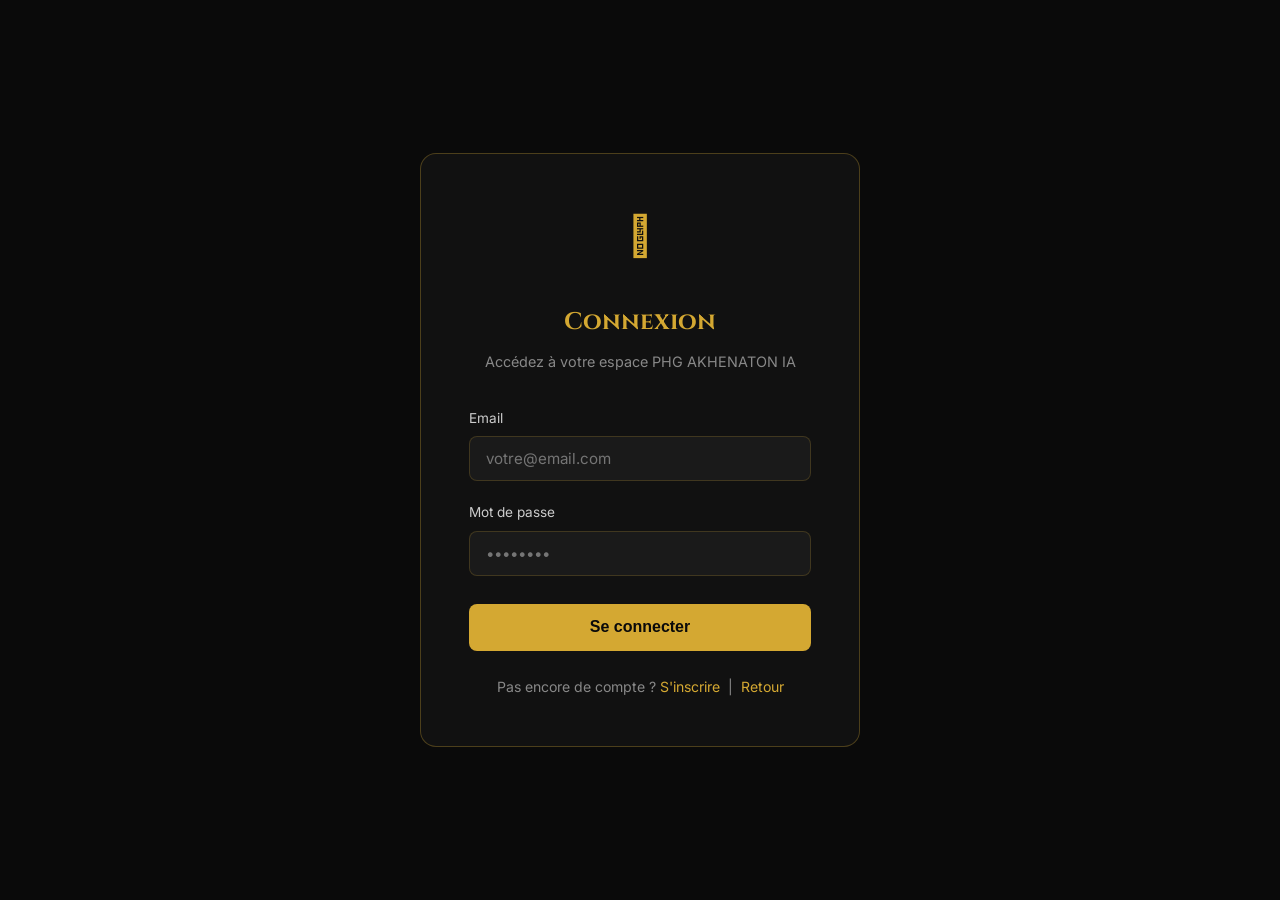
<file: pages/login.html>
<!DOCTYPE html>
<html lang="fr">
<head>
<meta charset="UTF-8">
<meta name="viewport" content="width=device-width, initial-scale=1.0">
<title>Connexion — PHG AKHENATON IA</title>
<link rel="stylesheet" href="../css/style.css">
<link href="https://fonts.googleapis.com/css2?family=Cinzel:wght@400;700;900&family=Inter:wght@300;400;500;600&display=swap" rel="stylesheet">
<style>
.auth-page { min-height: 100vh; display: flex; align-items: center; justify-content: center; padding: 2rem; }
.auth-card { background: #111; border: 1px solid rgba(212,168,50,0.3); border-radius: 16px; padding: 3rem; width: 100%; max-width: 440px; }
.auth-logo { text-align: center; margin-bottom: 2rem; }
.auth-logo .logo-eye { font-size: 2.5rem; color: #d4a832; }
.auth-card h2 { font-family: 'Cinzel', serif; text-align: center; color: #d4a832; margin-bottom: 0.5rem; }
.auth-card p { text-align: center; color: #888; font-size: 0.9rem; margin-bottom: 2rem; }
.form-group { margin-bottom: 1.25rem; }
.form-group label { display: block; font-size: 0.85rem; color: #ccc; margin-bottom: 0.4rem; }
.form-group input { width: 100%; background: #1a1a1a; border: 1px solid rgba(212,168,50,0.2); border-radius: 8px; padding: 0.75rem 1rem; color: #fff; font-family: 'Inter', sans-serif; font-size: 0.95rem; outline: none; transition: border-color 0.3s; }
.form-group input:focus { border-color: #d4a832; }
.btn-submit { width: 100%; background: #d4a832; color: #0a0a0a; border: none; border-radius: 8px; padding: 0.9rem; font-size: 1rem; font-weight: 600; cursor: pointer; margin-top: 0.5rem; transition: background 0.3s; }
.btn-submit:hover { background: #f0c84a; }
.auth-footer { text-align: center; margin-top: 1.5rem; font-size: 0.88rem; color: #888; }
.auth-footer a { color: #d4a832; text-decoration: none; }
.error-msg { background: rgba(139,26,26,0.2); border: 1px solid rgba(139,26,26,0.4); border-radius: 8px; padding: 0.75rem; color: #ff6b6b; font-size: 0.85rem; margin-bottom: 1rem; display: none; }
</style>
</head>
<body>
<div class="auth-page">
  <div class="auth-card">
    <div class="auth-logo">
      <div class="logo-eye">𓂀</div>
    </div>
    <h2>Connexion</h2>
    <p>Accédez à votre espace PHG AKHENATON IA</p>
    <div class="error-msg" id="error-msg"></div>
    <div class="form-group">
      <label>Email</label>
      <input type="email" id="email" placeholder="votre@email.com">
    </div>
    <div class="form-group">
      <label>Mot de passe</label>
      <input type="password" id="password" placeholder="••••••••">
    </div>
    <button class="btn-submit" onclick="login()">Se connecter</button>
    <div class="auth-footer">
      Pas encore de compte ? <a href="register.html">S'inscrire</a>
      &nbsp;|&nbsp; <a href="../index.html">Retour</a>
    </div>
  </div>
</div>
<script>
const API_URL = 'https://phg-akhenaton-ia.up.railway.app';
async function login() {
  const email = document.getElementById('email').value;
  const password = document.getElementById('password').value;
  const err = document.getElementById('error-msg');
  err.style.display = 'none';
  const form = new URLSearchParams();
  form.append('username', email);
  form.append('password', password);
  try {
    const res = await fetch(API_URL + '/auth/login', { method: 'POST', body: form });
    const data = await res.json();
    if (!res.ok) { err.textContent = data.detail || 'Erreur de connexion'; err.style.display = 'block'; return; }
    localStorage.setItem('token', data.access_token);
    localStorage.setItem('user', JSON.stringify(data.user));
    window.location = data.user.role === 'auteur' ? 'dashboard-auteur.html' : '../index.html';
  } catch(e) { err.textContent = 'Serveur inaccessible'; err.style.display = 'block'; }
}
document.addEventListener('keydown', function(e) { if(e.key === 'Enter') login(); });
</script>
</body>
</html>
</file>
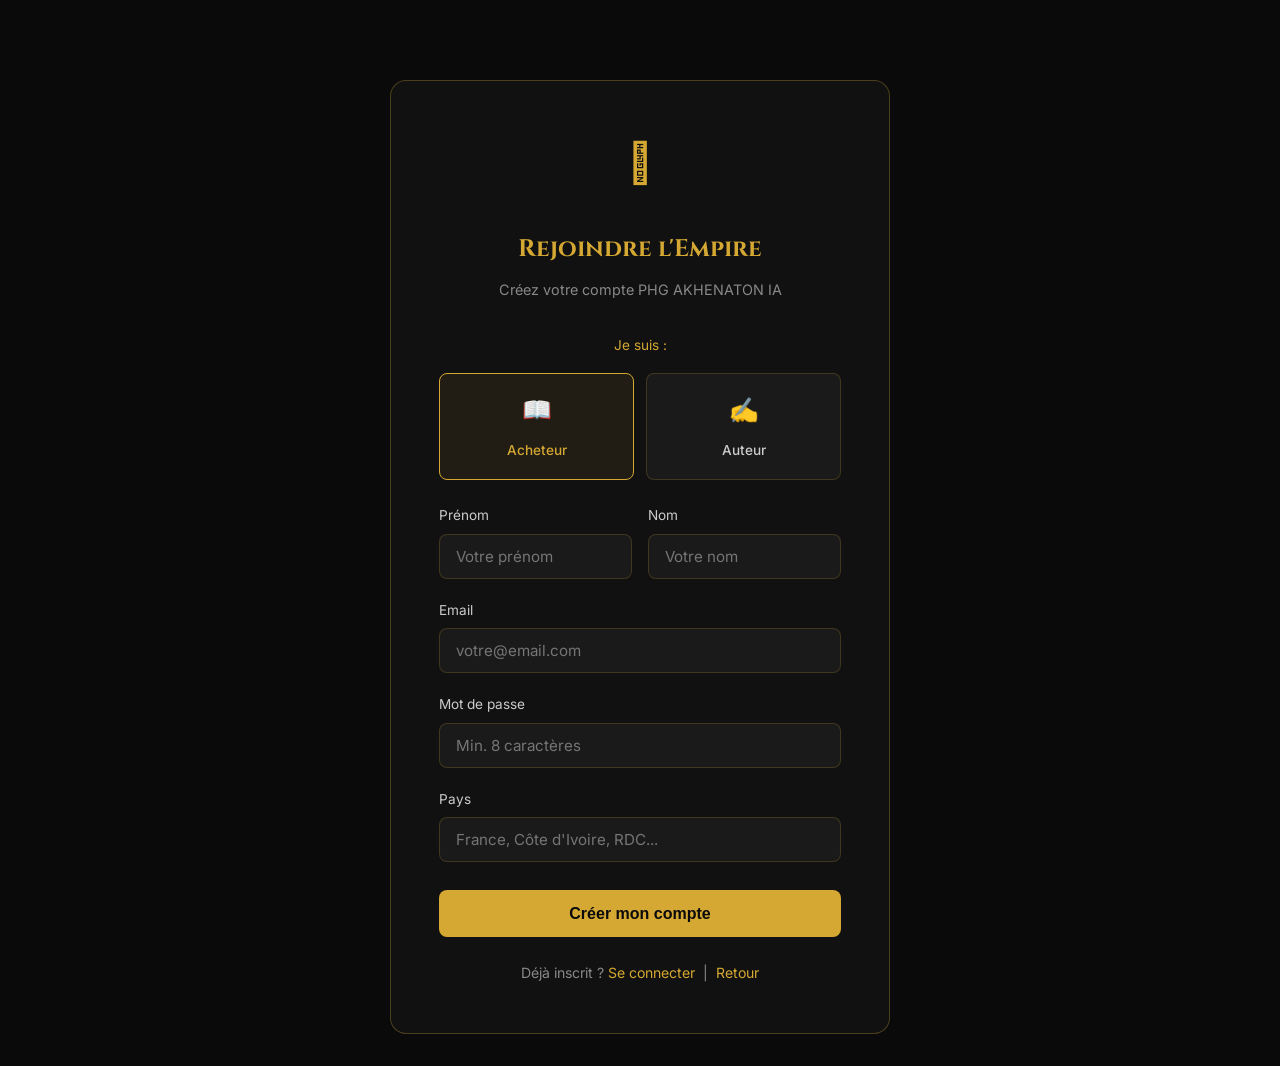
<file: pages/register.html>
<!DOCTYPE html>
<html lang="fr">
<head>
<meta charset="UTF-8">
<meta name="viewport" content="width=device-width, initial-scale=1.0">
<title>S'inscrire — PHG AKHENATON IA</title>
<link rel="stylesheet" href="../css/style.css">
<link href="https://fonts.googleapis.com/css2?family=Cinzel:wght@400;700;900&family=Inter:wght@300;400;500;600&display=swap" rel="stylesheet">
<style>
.auth-page { min-height: 100vh; display: flex; align-items: center; justify-content: center; padding: 2rem; padding-top: 5rem; }
.auth-card { background: #111; border: 1px solid rgba(212,168,50,0.3); border-radius: 16px; padding: 3rem; width: 100%; max-width: 500px; }
.auth-logo { text-align: center; margin-bottom: 2rem; }
.auth-logo .logo-eye { font-size: 2.5rem; color: #d4a832; }
.auth-card h2 { font-family: 'Cinzel', serif; text-align: center; color: #d4a832; margin-bottom: 0.5rem; }
.auth-card p { text-align: center; color: #888; font-size: 0.9rem; margin-bottom: 2rem; }
.form-group { margin-bottom: 1.25rem; }
.form-group label { display: block; font-size: 0.85rem; color: #ccc; margin-bottom: 0.4rem; }
.form-group input, .form-group select { width: 100%; background: #1a1a1a; border: 1px solid rgba(212,168,50,0.2); border-radius: 8px; padding: 0.75rem 1rem; color: #fff; font-family: 'Inter', sans-serif; font-size: 0.95rem; outline: none; transition: border-color 0.3s; }
.form-group input:focus, .form-group select:focus { border-color: #d4a832; }
.form-row { display: grid; grid-template-columns: 1fr 1fr; gap: 1rem; }
.role-select { display: grid; grid-template-columns: 1fr 1fr; gap: 0.75rem; margin-bottom: 1.5rem; }
.role-btn { background: #1a1a1a; border: 1px solid rgba(212,168,50,0.2); border-radius: 8px; padding: 1rem; text-align: center; cursor: pointer; transition: all 0.3s; color: #ccc; }
.role-btn:hover, .role-btn.active { border-color: #d4a832; background: rgba(212,168,50,0.08); color: #d4a832; }
.role-btn .role-icon { font-size: 1.5rem; display: block; margin-bottom: 0.3rem; }
.role-btn .role-label { font-size: 0.85rem; font-weight: 500; }
.btn-submit { width: 100%; background: #d4a832; color: #0a0a0a; border: none; border-radius: 8px; padding: 0.9rem; font-size: 1rem; font-weight: 600; cursor: pointer; margin-top: 0.5rem; transition: background 0.3s; }
.btn-submit:hover { background: #f0c84a; }
.auth-footer { text-align: center; margin-top: 1.5rem; font-size: 0.88rem; color: #888; }
.auth-footer a { color: #d4a832; text-decoration: none; }
.error-msg { background: rgba(139,26,26,0.2); border: 1px solid rgba(139,26,26,0.4); border-radius: 8px; padding: 0.75rem; color: #ff6b6b; font-size: 0.85rem; margin-bottom: 1rem; display: none; }
.success-msg { background: rgba(26,58,26,0.3); border: 1px solid rgba(26,139,26,0.4); border-radius: 8px; padding: 0.75rem; color: #6bff6b; font-size: 0.85rem; margin-bottom: 1rem; display: none; }
</style>
</head>
<body>
<div class="auth-page">
  <div class="auth-card">
    <div class="auth-logo">
      <div class="logo-eye">𓂀</div>
    </div>
    <h2>Rejoindre l'Empire</h2>
    <p>Créez votre compte PHG AKHENATON IA</p>

    <p style="color:#d4a832; font-size:0.85rem; text-align:center; margin-bottom:1rem;">Je suis :</p>
    <div class="role-select">
      <div class="role-btn active" id="btn-acheteur" onclick="setRole('acheteur')">
        <span class="role-icon">📖</span>
        <span class="role-label">Acheteur</span>
      </div>
      <div class="role-btn" id="btn-auteur" onclick="setRole('auteur')">
        <span class="role-icon">✍️</span>
        <span class="role-label">Auteur</span>
      </div>
    </div>

    <div class="error-msg" id="error-msg"></div>
    <div class="success-msg" id="success-msg"></div>

    <div class="form-row">
      <div class="form-group">
        <label>Prénom</label>
        <input type="text" id="prenom" placeholder="Votre prénom">
      </div>
      <div class="form-group">
        <label>Nom</label>
        <input type="text" id="nom" placeholder="Votre nom">
      </div>
    </div>
    <div class="form-group">
      <label>Email</label>
      <input type="email" id="email" placeholder="votre@email.com">
    </div>
    <div class="form-group">
      <label>Mot de passe</label>
      <input type="password" id="password" placeholder="Min. 8 caractères">
    </div>
    <div class="form-group">
      <label>Pays</label>
      <input type="text" id="pays" placeholder="France, Côte d'Ivoire, RDC...">
    </div>
    <button class="btn-submit" onclick="register()">Créer mon compte</button>
    <div class="auth-footer">
      Déjà inscrit ? <a href="login.html">Se connecter</a>
      &nbsp;|&nbsp; <a href="../index.html">Retour</a>
    </div>
  </div>
</div>
<script>
const API_URL = 'https://phg-akhenaton-ia.up.railway.app';
let selectedRole = 'acheteur';

// Pré-sélection via URL
const params = new URLSearchParams(window.location.search);
if (params.get('role') === 'auteur') setRole('auteur');

function setRole(role) {
  selectedRole = role;
  document.getElementById('btn-acheteur').classList.toggle('active', role === 'acheteur');
  document.getElementById('btn-auteur').classList.toggle('active', role === 'auteur');
}

async function register() {
  const err = document.getElementById('error-msg');
  const ok = document.getElementById('success-msg');
  err.style.display = 'none'; ok.style.display = 'none';
  const body = {
    email: document.getElementById('email').value,
    password: document.getElementById('password').value,
    nom: document.getElementById('nom').value,
    prenom: document.getElementById('prenom').value,
    role: selectedRole,
    pays: document.getElementById('pays').value
  };
  if (!body.email || !body.password || !body.nom) {
    err.textContent = 'Remplissez tous les champs obligatoires'; err.style.display = 'block'; return;
  }
  try {
    const res = await fetch(API_URL + '/auth/register', {
      method: 'POST',
      headers: {'Content-Type': 'application/json'},
      body: JSON.stringify(body)
    });
    const data = await res.json();
    if (!res.ok) { err.textContent = data.detail || 'Erreur inscription'; err.style.display = 'block'; return; }
    localStorage.setItem('token', data.access_token);
    localStorage.setItem('user', JSON.stringify(data.user));
    ok.textContent = 'Compte créé ! Redirection...'; ok.style.display = 'block';
    setTimeout(() => {
      window.location = selectedRole === 'auteur' ? 'dashboard-auteur.html' : '../index.html';
    }, 1500);
  } catch(e) { err.textContent = 'Serveur inaccessible'; err.style.display = 'block'; }
}
</script>
</body>
</html>
</file>
<file: css/style.css>
/* PHG AKHENATON IA — Design Noir & Or Pharaonique */

:root {
  --noir: #0a0a0a;
  --noir-2: #111111;
  --noir-3: #1a1a1a;
  --noir-4: #222222;
  --or: #d4a832;
  --or-light: #f0c84a;
  --or-dark: #a07820;
  --or-muted: #b8a06a;
  --blanc: #ffffff;
  --gris: #888888;
  --gris-light: #cccccc;
  --rouge: #8b1a1a;
  --font-titre: 'Cinzel', serif;
  --font-body: 'Inter', sans-serif;
  --radius: 8px;
  --radius-lg: 16px;
  --transition: 0.3s ease;
}

* { margin: 0; padding: 0; box-sizing: border-box; }

body {
  background: var(--noir);
  color: var(--blanc);
  font-family: var(--font-body);
  font-size: 16px;
  line-height: 1.7;
}

.or { color: var(--or); }
.container { max-width: 1200px; margin: 0 auto; padding: 0 2rem; }

/* ── NAVBAR ───────────────────────────── */
.navbar {
  position: fixed; top: 0; left: 0; right: 0; z-index: 100;
  background: rgba(10,10,10,0.95);
  border-bottom: 1px solid rgba(212,168,50,0.2);
  backdrop-filter: blur(10px);
}
.nav-container {
  max-width: 1200px; margin: 0 auto; padding: 0 2rem;
  display: flex; align-items: center; justify-content: space-between;
  height: 70px;
}
.logo { display: flex; align-items: center; gap: 12px; text-decoration: none; }
.logo-eye { font-size: 2rem; color: var(--or); }
.logo-text { display: flex; flex-direction: column; }
.logo-title { font-family: var(--font-titre); font-size: 1rem; color: var(--or); letter-spacing: 1px; }
.logo-sub { font-size: 0.65rem; color: var(--or-muted); letter-spacing: 2px; }
.nav-links { display: flex; list-style: none; align-items: center; gap: 2rem; }
.nav-links a { color: var(--gris-light); text-decoration: none; font-size: 0.9rem; transition: color var(--transition); }
.nav-links a:hover { color: var(--or); }
.btn-nav {
  padding: 0.5rem 1.2rem;
  border: 1px solid rgba(212,168,50,0.4);
  border-radius: var(--radius);
  color: var(--or) !important;
  transition: all var(--transition);
}
.btn-nav:hover { background: rgba(212,168,50,0.1); }
.btn-or { background: var(--or) !important; color: var(--noir) !important; border-color: var(--or) !important; }
.btn-or:hover { background: var(--or-light) !important; }
.nav-burger { display: none; background: none; border: none; color: var(--or); font-size: 1.5rem; cursor: pointer; }

/* ── HERO ─────────────────────────────── */
.hero {
  min-height: 100vh;
  display: flex; align-items: center;
  padding: 100px 2rem 4rem;
  max-width: 1200px; margin: 0 auto;
  gap: 4rem;
}
.hero-bg-pattern {
  position: fixed; inset: 0; z-index: -1;
  background:
    radial-gradient(ellipse at 20% 50%, rgba(212,168,50,0.04) 0%, transparent 60%),
    radial-gradient(ellipse at 80% 20%, rgba(212,168,50,0.03) 0%, transparent 50%),
    var(--noir);
}
.hero-content { flex: 1; }
.hero-badge {
  display: inline-block;
  padding: 0.4rem 1rem;
  border: 1px solid rgba(212,168,50,0.4);
  border-radius: 50px;
  font-size: 0.75rem;
  color: var(--or);
  letter-spacing: 2px;
  margin-bottom: 1.5rem;
}
.hero-title {
  font-family: var(--font-titre);
  font-size: 3rem;
  font-weight: 700;
  line-height: 1.2;
  margin-bottom: 1.5rem;
}
.hero-desc { color: var(--gris-light); font-size: 1.05rem; margin-bottom: 2rem; max-width: 520px; }
.hero-cta { display: flex; gap: 1rem; margin-bottom: 3rem; flex-wrap: wrap; }
.btn-primary {
  padding: 0.9rem 2rem;
  background: var(--or);
  color: var(--noir);
  border: none;
  border-radius: var(--radius);
  font-weight: 600;
  text-decoration: none;
  transition: all var(--transition);
  cursor: pointer;
}
.btn-primary:hover { background: var(--or-light); transform: translateY(-2px); }
.btn-secondary {
  padding: 0.9rem 2rem;
  background: transparent;
  color: var(--or);
  border: 1px solid var(--or);
  border-radius: var(--radius);
  font-weight: 500;
  text-decoration: none;
  transition: all var(--transition);
}
.btn-secondary:hover { background: rgba(212,168,50,0.1); transform: translateY(-2px); }
.hero-stats { display: flex; align-items: center; gap: 2rem; }
.stat { display: flex; flex-direction: column; }
.stat-num { font-family: var(--font-titre); font-size: 2rem; color: var(--or); }
.stat-label { font-size: 0.75rem; color: var(--gris); letter-spacing: 1px; }
.stat-divider { color: var(--or); opacity: 0.4; font-size: 1.2rem; }

/* Hero visual */
.hero-visual { flex: 0 0 340px; display: flex; justify-content: center; }
.pharaoh-card {
  background: var(--noir-3);
  border: 1px solid rgba(212,168,50,0.3);
  border-radius: var(--radius-lg);
  padding: 2rem;
  width: 280px;
  position: relative;
  box-shadow: 0 0 60px rgba(212,168,50,0.08);
}
.book-icon { font-size: 3rem; margin-bottom: 1rem; display: block; }
.card-ia-badge {
  position: absolute; top: 1rem; right: 1rem;
  background: var(--or);
  color: var(--noir);
  font-size: 0.7rem;
  font-weight: 700;
  padding: 0.2rem 0.5rem;
  border-radius: 4px;
  letter-spacing: 1px;
}
.card-title { font-family: var(--font-titre); font-size: 1rem; margin-bottom: 0.3rem; line-height: 1.3; }
.card-auteur { color: var(--or-muted); font-size: 0.8rem; margin-bottom: 1rem; }
.card-formats { display: flex; gap: 0.5rem; margin-bottom: 1.5rem; }
.card-formats span {
  background: rgba(212,168,50,0.1);
  color: var(--or);
  border: 1px solid rgba(212,168,50,0.3);
  border-radius: 4px;
  padding: 0.2rem 0.5rem;
  font-size: 0.7rem;
}
.card-bottom { display: flex; justify-content: space-between; align-items: center; }
.card-prix { font-family: var(--font-titre); color: var(--or); font-size: 1.1rem; }
.btn-acheter {
  background: var(--or);
  color: var(--noir);
  border: none;
  padding: 0.5rem 1rem;
  border-radius: var(--radius);
  font-size: 0.85rem;
  font-weight: 600;
  cursor: pointer;
  transition: background var(--transition);
}
.btn-acheter:hover { background: var(--or-light); }

/* ── SECTION HEADER ───────────────────── */
.section-header { text-align: center; margin-bottom: 3rem; }
.section-header h2 { font-family: var(--font-titre); font-size: 2rem; margin-bottom: 0.5rem; }
.section-header p { color: var(--gris); }

/* ── FEATURES ─────────────────────────── */
.features { padding: 6rem 0; background: var(--noir-2); }
.features-grid { display: grid; grid-template-columns: repeat(auto-fit, minmax(300px, 1fr)); gap: 1.5rem; }
.feature-card {
  background: var(--noir-3);
  border: 1px solid rgba(212,168,50,0.15);
  border-radius: var(--radius-lg);
  padding: 2rem;
  transition: border-color var(--transition);
}
.feature-card:hover { border-color: rgba(212,168,50,0.4); }
.feature-icon { font-size: 2rem; margin-bottom: 1rem; }
.feature-card h3 { font-family: var(--font-titre); font-size: 1.1rem; color: var(--or); margin-bottom: 0.5rem; }
.feature-card p { color: var(--gris-light); font-size: 0.9rem; }

/* ── CATALOGUE ────────────────────────── */
.catalogue { padding: 6rem 0; }
.catalogue-filters { display: flex; gap: 0.75rem; margin-bottom: 2.5rem; flex-wrap: wrap; }
.filter-btn {
  padding: 0.5rem 1.2rem;
  background: transparent;
  border: 1px solid rgba(212,168,50,0.3);
  border-radius: 50px;
  color: var(--gris-light);
  cursor: pointer;
  font-size: 0.85rem;
  transition: all var(--transition);
  font-family: var(--font-body);
}
.filter-btn:hover, .filter-btn.active {
  background: var(--or);
  color: var(--noir);
  border-color: var(--or);
}
.livres-grid { display: grid; grid-template-columns: repeat(auto-fill, minmax(220px, 1fr)); gap: 1.5rem; }
.livre-card {
  background: var(--noir-3);
  border: 1px solid rgba(212,168,50,0.15);
  border-radius: var(--radius-lg);
  overflow: hidden;
  transition: all var(--transition);
  cursor: pointer;
}
.livre-card:hover { border-color: rgba(212,168,50,0.5); transform: translateY(-4px); box-shadow: 0 8px 30px rgba(212,168,50,0.1); }
.livre-cover {
  height: 180px;
  display: flex; align-items: center; justify-content: center;
  font-size: 3rem;
}
.cover-dark { background: linear-gradient(135deg, #1a1a1a, #2d2415); }
.cover-green { background: linear-gradient(135deg, #0d1f0d, #1a3a1a); }
.cover-red { background: linear-gradient(135deg, #1a0d0d, #3a1a1a); }
.cover-gold { background: linear-gradient(135deg, #1f1a05, #3a2e0a); }
.cover-purple { background: linear-gradient(135deg, #0d0d1a, #1a1a3a); }
.livre-info { padding: 1rem; }
.livre-cat {
  font-size: 0.7rem;
  color: var(--or);
  letter-spacing: 1px;
  text-transform: uppercase;
}
.livre-info h4 { font-family: var(--font-titre); font-size: 0.9rem; margin: 0.3rem 0; line-height: 1.3; }
.livre-auteur { font-size: 0.78rem; color: var(--gris); margin-bottom: 0.75rem; }
.livre-formats { display: flex; gap: 0.4rem; margin-bottom: 0.75rem; flex-wrap: wrap; }
.livre-formats span {
  background: rgba(212,168,50,0.08);
  color: var(--or-muted);
  border: 1px solid rgba(212,168,50,0.2);
  border-radius: 3px;
  padding: 0.15rem 0.4rem;
  font-size: 0.65rem;
}
.livre-footer { display: flex; justify-content: space-between; align-items: center; }
.livre-prix { font-family: var(--font-titre); color: var(--or); font-size: 0.95rem; }
.livre-ia { display: flex; align-items: center; gap: 0.4rem; font-size: 0.7rem; color: var(--or-muted); }
.ia-dot { width: 6px; height: 6px; border-radius: 50%; background: var(--or); animation: pulse 2s infinite; }
@keyframes pulse { 0%,100%{opacity:1} 50%{opacity:0.3} }
.placeholder-card {
  border: 2px dashed rgba(212,168,50,0.2) !important;
  display: flex; align-items: center; justify-content: center;
  min-height: 300px;
}
.placeholder-inner { text-align: center; }
.placeholder-icon { font-size: 2.5rem; display: block; margin-bottom: 0.75rem; }
.placeholder-inner p { color: var(--gris); margin-bottom: 1rem; }
.btn-small {
  display: inline-block;
  padding: 0.4rem 1rem;
  background: var(--or);
  color: var(--noir);
  border-radius: var(--radius);
  font-size: 0.85rem;
  font-weight: 600;
  text-decoration: none;
}

/* ── PLANS ────────────────────────────── */
.plans { padding: 6rem 0; background: var(--noir-2); }
.plans-grid { display: grid; grid-template-columns: repeat(auto-fit, minmax(280px, 1fr)); gap: 1.5rem; }
.plan-card {
  background: var(--noir-3);
  border: 1px solid rgba(212,168,50,0.15);
  border-radius: var(--radius-lg);
  padding: 2rem;
  position: relative;
}
.plan-featured {
  border-color: var(--or);
  box-shadow: 0 0 40px rgba(212,168,50,0.12);
}
.plan-badge {
  position: absolute; top: -12px; left: 50%; transform: translateX(-50%);
  background: var(--or);
  color: var(--noir);
  font-size: 0.7rem;
  font-weight: 700;
  padding: 0.25rem 0.75rem;
  border-radius: 50px;
  white-space: nowrap;
  letter-spacing: 1px;
}
.plan-header { margin-bottom: 1.5rem; }
.plan-header h3 { font-family: var(--font-titre); font-size: 1.4rem; margin-bottom: 0.5rem; }
.plan-prix { display: flex; align-items: baseline; gap: 0.25rem; }
.plan-montant { font-family: var(--font-titre); font-size: 2.2rem; color: var(--or); }
.plan-periode { color: var(--gris); font-size: 0.9rem; }
.plan-features { list-style: none; margin-bottom: 2rem; }
.plan-features li { padding: 0.4rem 0; font-size: 0.9rem; color: var(--gris-light); border-bottom: 1px solid rgba(255,255,255,0.05); }
.plan-features li.muted { color: var(--gris); }
.btn-plan {
  display: block; text-align: center;
  padding: 0.85rem;
  border: 1px solid var(--or);
  border-radius: var(--radius);
  color: var(--or);
  text-decoration: none;
  font-weight: 500;
  transition: all var(--transition);
}
.btn-plan:hover { background: rgba(212,168,50,0.1); }
.btn-plan-or { background: var(--or); color: var(--noir); }
.btn-plan-or:hover { background: var(--or-light); }
.commission-desc { color: var(--or-muted); font-size: 0.9rem; margin: 1rem 0; }
.commission-ex { display: flex; flex-direction: column; gap: 0.5rem; }
.commission-ex div { color: var(--gris-light); font-size: 0.9rem; }
.commission-ex strong { color: var(--or); }

/* ── CHATBOT DEMO ─────────────────────── */
.chatbot-demo { padding: 6rem 0; }
.chatbot-split { display: grid; grid-template-columns: 1fr 1fr; gap: 4rem; align-items: center; }
.chatbot-text h2 { font-family: var(--font-titre); font-size: 2rem; margin-bottom: 1rem; line-height: 1.3; }
.chatbot-text p { color: var(--gris-light); margin-bottom: 1.5rem; }
.chatbot-avantages { list-style: none; display: flex; flex-direction: column; gap: 0.6rem; }
.chatbot-avantages li { color: var(--gris-light); font-size: 0.95rem; }
.chatbot-ui {
  background: var(--noir-3);
  border: 1px solid rgba(212,168,50,0.3);
  border-radius: var(--radius-lg);
  overflow: hidden;
}
.chat-header {
  background: rgba(212,168,50,0.08);
  border-bottom: 1px solid rgba(212,168,50,0.2);
  padding: 1rem 1.25rem;
  display: flex; align-items: center; gap: 0.75rem;
  font-size: 0.85rem;
  color: var(--gris-light);
}
.chat-ia-badge {
  background: var(--or);
  color: var(--noir);
  font-size: 0.7rem;
  font-weight: 700;
  padding: 0.2rem 0.5rem;
  border-radius: 4px;
}
.chat-messages { padding: 1.25rem; min-height: 220px; display: flex; flex-direction: column; gap: 0.75rem; }
.msg { padding: 0.75rem 1rem; border-radius: var(--radius); font-size: 0.88rem; max-width: 90%; }
.msg-ia { background: rgba(212,168,50,0.08); border: 1px solid rgba(212,168,50,0.2); color: var(--gris-light); }
.msg-user { background: var(--noir-4); color: var(--blanc); align-self: flex-end; }
.chat-input-row {
  display: flex; gap: 0.5rem;
  padding: 1rem;
  border-top: 1px solid rgba(212,168,50,0.15);
}
.chat-input-row input {
  flex: 1;
  background: var(--noir-4);
  border: 1px solid rgba(212,168,50,0.2);
  border-radius: var(--radius);
  padding: 0.6rem 1rem;
  color: var(--blanc);
  font-family: var(--font-body);
  font-size: 0.88rem;
  outline: none;
}
.chat-input-row input:focus { border-color: var(--or); }
.btn-send {
  background: var(--or);
  color: var(--noir);
  border: none;
  border-radius: var(--radius);
  padding: 0.6rem 1rem;
  font-size: 1rem;
  cursor: pointer;
  transition: background var(--transition);
}
.btn-send:hover { background: var(--or-light); }

/* ── FOOTER ───────────────────────────── */
.footer { background: var(--noir-2); border-top: 1px solid rgba(212,168,50,0.15); padding: 4rem 0 2rem; }
.footer-grid { display: grid; grid-template-columns: 2fr 1fr 1fr 1fr; gap: 3rem; margin-bottom: 3rem; }
.footer-brand .logo { margin-bottom: 1rem; }
.footer-brand p { color: var(--gris); font-size: 0.88rem; }
.footer-col h4 { font-family: var(--font-titre); color: var(--or); font-size: 0.9rem; margin-bottom: 1rem; }
.footer-col ul { list-style: none; display: flex; flex-direction: column; gap: 0.5rem; }
.footer-col a { color: var(--gris); font-size: 0.88rem; text-decoration: none; transition: color var(--transition); }
.footer-col a:hover { color: var(--or); }
.footer-bottom { border-top: 1px solid rgba(212,168,50,0.1); padding-top: 1.5rem; text-align: center; color: var(--gris); font-size: 0.82rem; }

/* ── RESPONSIVE ───────────────────────── */
@media (max-width: 900px) {
  .hero { flex-direction: column; text-align: center; padding-top: 120px; }
  .hero-title { font-size: 2rem; }
  .hero-cta { justify-content: center; }
  .hero-stats { justify-content: center; }
  .hero-visual { order: -1; }
  .chatbot-split { grid-template-columns: 1fr; }
  .footer-grid { grid-template-columns: 1fr 1fr; }
  .nav-links { display: none; }
  .nav-burger { display: block; }
}
@media (max-width: 600px) {
  .hero-title { font-size: 1.6rem; }
  .footer-grid { grid-template-columns: 1fr; }
  .plans-grid { grid-template-columns: 1fr; }
}
</file>
<file: css/main.css>
/* PHG AKHENATON IA — Style Pharaonique Noir & Or */
@import url('https://fonts.googleapis.com/css2?family=Cinzel:wght@400;700&family=Inter:wght@300;400;500;600&display=swap');

:root {
  --gold: #C9A84C;
  --gold-light: #E8C96A;
  --gold-dark: #8B6914;
  --gold-bg: rgba(201,168,76,0.08);
  --black: #0A0A0A;
  --dark: #111111;
  --dark2: #1A1A1A;
  --dark3: #242424;
  --dark4: #2E2E2E;
  --text: #F5F0E8;
  --text-muted: #9A9080;
  --text-dim: #5A5040;
  --border-gold: rgba(201,168,76,0.25);
  --border-gold-strong: rgba(201,168,76,0.6);
  --radius: 0px;
}

* { box-sizing: border-box; margin: 0; padding: 0; }

body {
  background: var(--black);
  color: var(--text);
  font-family: 'Inter', sans-serif;
  font-size: 15px;
  line-height: 1.6;
  min-height: 100vh;
}

/* ─── NAVBAR ─────────────────────────────────────────── */
.navbar {
  position: sticky;
  top: 0;
  z-index: 100;
  display: flex;
  align-items: center;
  justify-content: space-between;
  padding: 0 2rem;
  height: 64px;
  background: rgba(10,10,10,0.97);
  border-bottom: 0.5px solid var(--border-gold);
  backdrop-filter: blur(10px);
}

.logo {
  font-family: 'Cinzel', serif;
  font-size: 1rem;
  color: var(--gold);
  letter-spacing: 2px;
  text-decoration: none;
  display: flex;
  flex-direction: column;
  line-height: 1.2;
}

.logo .logo-symbol { font-size: 1.2rem; display: inline; margin-right: 0.5rem; }
.logo small { font-size: 0.55rem; color: var(--text-muted); letter-spacing: 4px; font-family: 'Inter', sans-serif; font-weight: 300; }

.nav-links {
  display: flex;
  list-style: none;
  gap: 2rem;
}

.nav-links a {
  color: var(--text-muted);
  text-decoration: none;
  font-size: 0.78rem;
  letter-spacing: 2px;
  font-weight: 400;
  transition: color 0.2s;
  text-transform: uppercase;
}
.nav-links a:hover { color: var(--gold); }

.nav-actions { display: flex; gap: 0.8rem; align-items: center; }
.nav-toggle { display: none; background: none; border: none; color: var(--gold); font-size: 1.3rem; cursor: pointer; }

/* ─── BUTTONS ─────────────────────────────────────────── */
.btn-gold {
  background: var(--gold);
  color: var(--black);
  border: none;
  padding: 0.55rem 1.4rem;
  font-size: 0.75rem;
  font-weight: 600;
  letter-spacing: 1px;
  cursor: pointer;
  font-family: 'Inter', sans-serif;
  text-decoration: none;
  display: inline-block;
  transition: background 0.2s;
  text-transform: uppercase;
}
.btn-gold:hover { background: var(--gold-light); }

.btn-outline {
  background: transparent;
  color: var(--gold);
  border: 0.5px solid var(--gold);
  padding: 0.55rem 1.4rem;
  font-size: 0.75rem;
  font-weight: 500;
  letter-spacing: 1px;
  cursor: pointer;
  font-family: 'Inter', sans-serif;
  text-decoration: none;
  display: inline-block;
  transition: all 0.2s;
  text-transform: uppercase;
}
.btn-outline:hover { background: var(--gold-bg); }

.btn-lg { padding: 0.8rem 2.2rem; font-size: 0.82rem; }

/* ─── HERO ─────────────────────────────────────────────── */
.hero {
  text-align: center;
  padding: 5rem 2rem 4rem;
  position: relative;
  overflow: hidden;
}

.hero::before {
  content: '';
  position: absolute;
  top: 0; left: 50%;
  transform: translateX(-50%);
  width: 1px; height: 100%;
  background: linear-gradient(to bottom, transparent, var(--border-gold-strong), transparent);
  pointer-events: none;
}

.hero-eye {
  display: block;
  font-size: 2.5rem;
  color: var(--gold);
  margin-bottom: 1.5rem;
  opacity: 0.7;
}

.hero h1 {
  font-family: 'Cinzel', serif;
  font-size: 2.8rem;
  font-weight: 700;
  color: var(--gold);
  letter-spacing: 4px;
  line-height: 1.15;
  margin-bottom: 0.6rem;
}

.hero-subtitle {
  font-size: 0.75rem;
  color: var(--text-muted);
  letter-spacing: 6px;
  font-weight: 300;
  margin-bottom: 1.5rem;
}

.hero-desc {
  max-width: 520px;
  margin: 0 auto 2.5rem;
  color: var(--text-muted);
  font-size: 0.92rem;
  line-height: 1.8;
}

.hero-btns {
  display: flex;
  gap: 1rem;
  justify-content: center;
  flex-wrap: wrap;
  margin-bottom: 2.5rem;
}

.hero-stats {
  display: flex;
  align-items: center;
  justify-content: center;
  gap: 1.5rem;
  font-size: 0.78rem;
  color: var(--text-muted);
}

.hero-stats .stat span { color: var(--gold); font-weight: 600; font-size: 1.1rem; }
.stat-sep { color: var(--border-gold-strong); }

/* ─── SECTION DIVIDER ─────────────────────────────────── */
.section-divider {
  display: flex;
  align-items: center;
  gap: 1.5rem;
  padding: 1.5rem 2rem;
  border-top: 0.5px solid var(--border-gold);
}
.section-divider::before, .section-divider::after {
  content: '';
  flex: 1;
  height: 0.5px;
  background: var(--border-gold);
}
.section-divider span {
  color: var(--gold);
  font-size: 0.68rem;
  letter-spacing: 5px;
  font-weight: 500;
  white-space: nowrap;
}

/* ─── CATALOGUE ─────────────────────────────────────────── */
.catalogue-section { padding: 2rem; }

.catalogue-header {
  display: flex;
  justify-content: space-between;
  align-items: center;
  margin-bottom: 1.5rem;
}
.catalogue-header h2 {
  font-size: 0.72rem;
  color: var(--text-muted);
  letter-spacing: 4px;
  font-weight: 400;
}
.catalogue-header a {
  font-size: 0.72rem;
  color: var(--gold);
  text-decoration: none;
  letter-spacing: 1px;
}

.books-grid {
  display: grid;
  grid-template-columns: repeat(auto-fill, minmax(180px, 1fr));
  gap: 1.2rem;
}

.book-card {
  background: var(--dark2);
  border: 0.5px solid var(--border-gold);
  padding: 1rem;
  cursor: pointer;
  transition: border-color 0.2s, transform 0.2s;
  text-decoration: none;
  display: block;
  color: var(--text);
}
.book-card:hover { border-color: var(--gold); transform: translateY(-2px); }

.book-cover {
  width: 100%;
  aspect-ratio: 2/3;
  background: var(--dark3);
  border: 0.5px solid var(--border-gold);
  display: flex;
  align-items: center;
  justify-content: center;
  margin-bottom: 0.8rem;
  position: relative;
  overflow: hidden;
}

.book-cover-inner { text-align: center; padding: 0.8rem; }
.book-cover-title {
  font-family: 'Cinzel', serif;
  font-size: 0.55rem;
  color: var(--gold);
  letter-spacing: 1.5px;
  line-height: 1.5;
  margin-bottom: 0.5rem;
}
.book-cover-line {
  width: 30px;
  height: 0.5px;
  background: var(--gold);
  margin: 0 auto 0.5rem;
}
.book-cover-author {
  font-size: 0.45rem;
  color: var(--text-muted);
  letter-spacing: 2px;
}

.book-cover-img {
  width: 100%;
  height: 100%;
  object-fit: cover;
}

.book-badge {
  position: absolute;
  top: 6px;
  right: 6px;
  background: rgba(201,168,76,0.15);
  border: 0.5px solid var(--gold);
  color: var(--gold);
  font-size: 0.45rem;
  padding: 2px 6px;
  letter-spacing: 1px;
}

.book-title {
  font-size: 0.78rem;
  font-weight: 500;
  color: var(--text);
  margin-bottom: 0.25rem;
  line-height: 1.35;
}
.book-author {
  font-size: 0.68rem;
  color: var(--text-muted);
  margin-bottom: 0.6rem;
}
.book-footer {
  display: flex;
  justify-content: space-between;
  align-items: center;
}
.book-price { font-size: 0.9rem; font-weight: 600; color: var(--gold); }
.book-formats { display: flex; gap: 3px; flex-wrap: wrap; }
.fmt-badge {
  font-size: 0.45rem;
  background: rgba(201,168,76,0.08);
  border: 0.5px solid var(--border-gold);
  color: var(--gold);
  padding: 2px 4px;
  letter-spacing: 1px;
}

.loading-placeholder {
  color: var(--text-muted);
  font-size: 0.82rem;
  padding: 2rem;
  text-align: center;
  grid-column: 1/-1;
  letter-spacing: 1px;
}

/* ─── FEATURES ─────────────────────────────────────────── */
.features {
  display: grid;
  grid-template-columns: repeat(3, 1fr);
  border-top: 0.5px solid var(--border-gold);
}

.feature {
  padding: 2rem 1.8rem;
  border-right: 0.5px solid var(--border-gold);
  border-bottom: 0.5px solid var(--border-gold);
}
.feature:nth-child(3n) { border-right: none; }

.feature-icon {
  font-size: 1.4rem;
  color: var(--gold);
  display: block;
  margin-bottom: 0.8rem;
  opacity: 0.7;
}
.feature h3 {
  font-size: 0.72rem;
  color: var(--text);
  font-weight: 500;
  letter-spacing: 2px;
  margin-bottom: 0.6rem;
}
.feature p {
  font-size: 0.78rem;
  color: var(--text-muted);
  line-height: 1.7;
}

/* ─── AUTEUR CTA ─────────────────────────────────────────── */
.auteur-cta {
  border-top: 0.5px solid var(--border-gold);
  border-bottom: 0.5px solid var(--border-gold);
  padding: 3rem 2rem;
  background: rgba(201,168,76,0.03);
}

.auteur-cta-content {
  display: flex;
  justify-content: space-between;
  align-items: flex-start;
  gap: 3rem;
  max-width: 900px;
  margin: 0 auto;
}

.auteur-cta-text h2 {
  font-family: 'Cinzel', serif;
  font-size: 1.4rem;
  color: var(--gold);
  letter-spacing: 3px;
  margin-bottom: 0.8rem;
}
.auteur-cta-text p {
  font-size: 0.85rem;
  color: var(--text-muted);
  margin-bottom: 1.2rem;
  line-height: 1.7;
  max-width: 400px;
}

.avantages {
  list-style: none;
  display: flex;
  flex-direction: column;
  gap: 0.4rem;
}
.avantages li {
  font-size: 0.78rem;
  color: var(--text-muted);
  letter-spacing: 0.5px;
}

.plans {
  display: flex;
  gap: 1rem;
  flex-shrink: 0;
}

.plan {
  background: var(--dark2);
  border: 0.5px solid var(--border-gold);
  padding: 1.5rem 1.2rem;
  text-align: center;
  min-width: 130px;
  display: flex;
  flex-direction: column;
  gap: 0.8rem;
}
.plan-featured {
  border-color: var(--gold);
  background: rgba(201,168,76,0.05);
  position: relative;
}

.plan-tag {
  position: absolute;
  top: -10px;
  left: 50%;
  transform: translateX(-50%);
  background: var(--gold);
  color: var(--black);
  font-size: 0.55rem;
  padding: 2px 10px;
  letter-spacing: 2px;
  font-weight: 600;
  white-space: nowrap;
}

.plan-badge {
  font-size: 0.65rem;
  color: var(--text-muted);
  letter-spacing: 4px;
  font-weight: 400;
}

.plan-price {
  font-size: 1.4rem;
  font-weight: 600;
  color: var(--gold);
  display: block;
}
.plan-price small {
  font-size: 0.65rem;
  color: var(--text-muted);
  font-weight: 400;
}

.plan-btn { width: 100%; text-align: center; font-size: 0.7rem; padding: 0.5rem; }

/* ─── FOOTER ─────────────────────────────────────────── */
.footer {
  border-top: 0.5px solid var(--border-gold);
  padding: 3rem 2rem 1.5rem;
}

.footer-top {
  display: grid;
  grid-template-columns: 2fr 1fr 1fr 1fr;
  gap: 2rem;
  margin-bottom: 2rem;
  padding-bottom: 2rem;
  border-bottom: 0.5px solid var(--border-gold);
}

.footer-brand .footer-logo {
  font-family: 'Cinzel', serif;
  font-size: 1rem;
  color: var(--gold);
  letter-spacing: 2px;
  margin-bottom: 0.8rem;
}
.footer-brand p {
  font-size: 0.75rem;
  color: var(--text-muted);
  line-height: 1.7;
}

.footer-links h4 {
  font-size: 0.65rem;
  color: var(--text-muted);
  letter-spacing: 3px;
  margin-bottom: 1rem;
  font-weight: 400;
}
.footer-links a {
  display: block;
  font-size: 0.78rem;
  color: var(--text-muted);
  text-decoration: none;
  margin-bottom: 0.5rem;
  transition: color 0.2s;
}
.footer-links a:hover { color: var(--gold); }

.footer-bottom {
  text-align: center;
}
.footer-bottom p {
  font-size: 0.68rem;
  color: var(--text-dim);
  letter-spacing: 1px;
}

/* ─── MODAL ─────────────────────────────────────────────── */
.modal-overlay {
  position: fixed;
  inset: 0;
  background: rgba(0,0,0,0.85);
  display: none;
  align-items: center;
  justify-content: center;
  z-index: 200;
}
.modal-overlay.active { display: flex; }

.modal {
  background: var(--dark2);
  border: 0.5px solid var(--border-gold-strong);
  padding: 2.5rem;
  width: 100%;
  max-width: 420px;
  position: relative;
}

.modal-close {
  position: absolute;
  top: 1rem;
  right: 1rem;
  background: none;
  border: none;
  color: var(--text-muted);
  font-size: 1rem;
  cursor: pointer;
}

.modal h2 {
  font-family: 'Cinzel', serif;
  font-size: 1rem;
  color: var(--gold);
  letter-spacing: 2px;
  margin-bottom: 1.5rem;
  text-align: center;
}

.form-group { margin-bottom: 1rem; }
.form-group label {
  display: block;
  font-size: 0.7rem;
  color: var(--text-muted);
  letter-spacing: 2px;
  margin-bottom: 0.4rem;
  text-transform: uppercase;
}
.form-group input, .form-group select {
  width: 100%;
  background: var(--dark3);
  border: 0.5px solid var(--border-gold);
  color: var(--text);
  padding: 0.7rem 1rem;
  font-size: 0.85rem;
  font-family: 'Inter', sans-serif;
  outline: none;
}
.form-group input:focus { border-color: var(--gold); }

.form-submit {
  width: 100%;
  margin-top: 1rem;
  padding: 0.8rem;
  font-size: 0.8rem;
  letter-spacing: 2px;
}

.form-switch {
  text-align: center;
  margin-top: 1rem;
  font-size: 0.75rem;
  color: var(--text-muted);
}
.form-switch a { color: var(--gold); text-decoration: none; cursor: pointer; }

.error-msg { color: #E24B4A; font-size: 0.75rem; margin-top: 0.5rem; }

/* ─── PAGE CATALOGUE ─────────────────────────────────────── */
.page-header {
  padding: 3rem 2rem 2rem;
  border-bottom: 0.5px solid var(--border-gold);
  text-align: center;
}
.page-header h1 {
  font-family: 'Cinzel', serif;
  font-size: 1.8rem;
  color: var(--gold);
  letter-spacing: 4px;
  margin-bottom: 0.5rem;
}
.page-header p { font-size: 0.82rem; color: var(--text-muted); }

.filters {
  display: flex;
  gap: 0.8rem;
  padding: 1.5rem 2rem;
  border-bottom: 0.5px solid var(--border-gold);
  flex-wrap: wrap;
  align-items: center;
}
.filter-btn {
  background: transparent;
  border: 0.5px solid var(--border-gold);
  color: var(--text-muted);
  padding: 0.4rem 1rem;
  font-size: 0.72rem;
  letter-spacing: 1px;
  cursor: pointer;
  font-family: 'Inter', sans-serif;
  transition: all 0.2s;
  text-transform: uppercase;
}
.filter-btn:hover, .filter-btn.active { border-color: var(--gold); color: var(--gold); }
.filter-search {
  margin-left: auto;
  background: var(--dark2);
  border: 0.5px solid var(--border-gold);
  color: var(--text);
  padding: 0.4rem 1rem;
  font-size: 0.82rem;
  font-family: 'Inter', sans-serif;
  width: 220px;
  outline: none;
}

/* ─── DASHBOARD AUTEUR ────────────────────────────────────── */
.dashboard {
  display: grid;
  grid-template-columns: 240px 1fr;
  min-height: calc(100vh - 64px);
}

.sidebar {
  background: var(--dark2);
  border-right: 0.5px solid var(--border-gold);
  padding: 2rem 0;
}
.sidebar-link {
  display: block;
  padding: 0.8rem 1.5rem;
  color: var(--text-muted);
  text-decoration: none;
  font-size: 0.78rem;
  letter-spacing: 1px;
  border-left: 2px solid transparent;
  transition: all 0.2s;
}
.sidebar-link:hover, .sidebar-link.active {
  color: var(--gold);
  border-left-color: var(--gold);
  background: var(--gold-bg);
}

.dashboard-content { padding: 2rem; }

.stats-grid {
  display: grid;
  grid-template-columns: repeat(4, 1fr);
  gap: 1rem;
  margin-bottom: 2rem;
}
.stat-card {
  background: var(--dark2);
  border: 0.5px solid var(--border-gold);
  padding: 1.2rem;
}
.stat-card label { font-size: 0.65rem; color: var(--text-muted); letter-spacing: 2px; display: block; margin-bottom: 0.4rem; }
.stat-card .value { font-size: 1.6rem; font-weight: 600; color: var(--gold); }

/* ─── PAGE LIVRE ────────────────────────────────────────── */
.livre-detail {
  display: grid;
  grid-template-columns: 300px 1fr;
  gap: 3rem;
  padding: 3rem 2rem;
  max-width: 1000px;
  margin: 0 auto;
}

.livre-cover-big {
  background: var(--dark2);
  border: 0.5px solid var(--border-gold);
  aspect-ratio: 2/3;
  display: flex;
  align-items: center;
  justify-content: center;
  position: sticky;
  top: 80px;
}

.livre-info h1 {
  font-family: 'Cinzel', serif;
  font-size: 1.6rem;
  color: var(--gold);
  letter-spacing: 2px;
  margin-bottom: 0.5rem;
  line-height: 1.3;
}
.livre-auteur { font-size: 0.82rem; color: var(--text-muted); margin-bottom: 1.5rem; }
.livre-prix { font-size: 2rem; font-weight: 600; color: var(--gold); margin-bottom: 1rem; }
.livre-desc { font-size: 0.88rem; color: var(--text-muted); line-height: 1.8; margin-bottom: 1.5rem; }

.chatbot-box {
  background: var(--dark2);
  border: 0.5px solid var(--border-gold);
  padding: 1.5rem;
  margin-top: 2rem;
}
.chatbot-box h3 {
  font-size: 0.72rem;
  color: var(--gold);
  letter-spacing: 3px;
  margin-bottom: 1rem;
}
.chat-messages { min-height: 150px; max-height: 250px; overflow-y: auto; margin-bottom: 1rem; }
.chat-msg { margin-bottom: 0.8rem; font-size: 0.82rem; }
.chat-msg.user { color: var(--text); text-align: right; }
.chat-msg.ai { color: var(--text-muted); }
.chat-input-row { display: flex; gap: 0.5rem; }
.chat-input {
  flex: 1;
  background: var(--dark3);
  border: 0.5px solid var(--border-gold);
  color: var(--text);
  padding: 0.6rem 0.8rem;
  font-size: 0.82rem;
  font-family: 'Inter', sans-serif;
  outline: none;
}

/* ─── RESPONSIVE ─────────────────────────────────────────── */
@media (max-width: 768px) {
  .nav-links { display: none; }
  .nav-toggle { display: block; }
  .nav-links.open {
    display: flex;
    flex-direction: column;
    position: absolute;
    top: 64px;
    left: 0;
    right: 0;
    background: var(--dark);
    border-bottom: 0.5px solid var(--border-gold);
    padding: 1.5rem 2rem;
    gap: 1rem;
    z-index: 99;
  }
  .hero h1 { font-size: 1.8rem; }
  .books-grid { grid-template-columns: repeat(2, 1fr); }
  .features { grid-template-columns: 1fr; }
  .feature { border-right: none; }
  .auteur-cta-content { flex-direction: column; }
  .footer-top { grid-template-columns: 1fr 1fr; }
  .dashboard { grid-template-columns: 1fr; }
  .stats-grid { grid-template-columns: repeat(2, 1fr); }
  .livre-detail { grid-template-columns: 1fr; }
}

@media (max-width: 480px) {
  .nav-actions .btn-outline { display: none; }
  .books-grid { grid-template-columns: 1fr; }
  .plans { flex-direction: column; }
  .footer-top { grid-template-columns: 1fr; }
}
</file>
